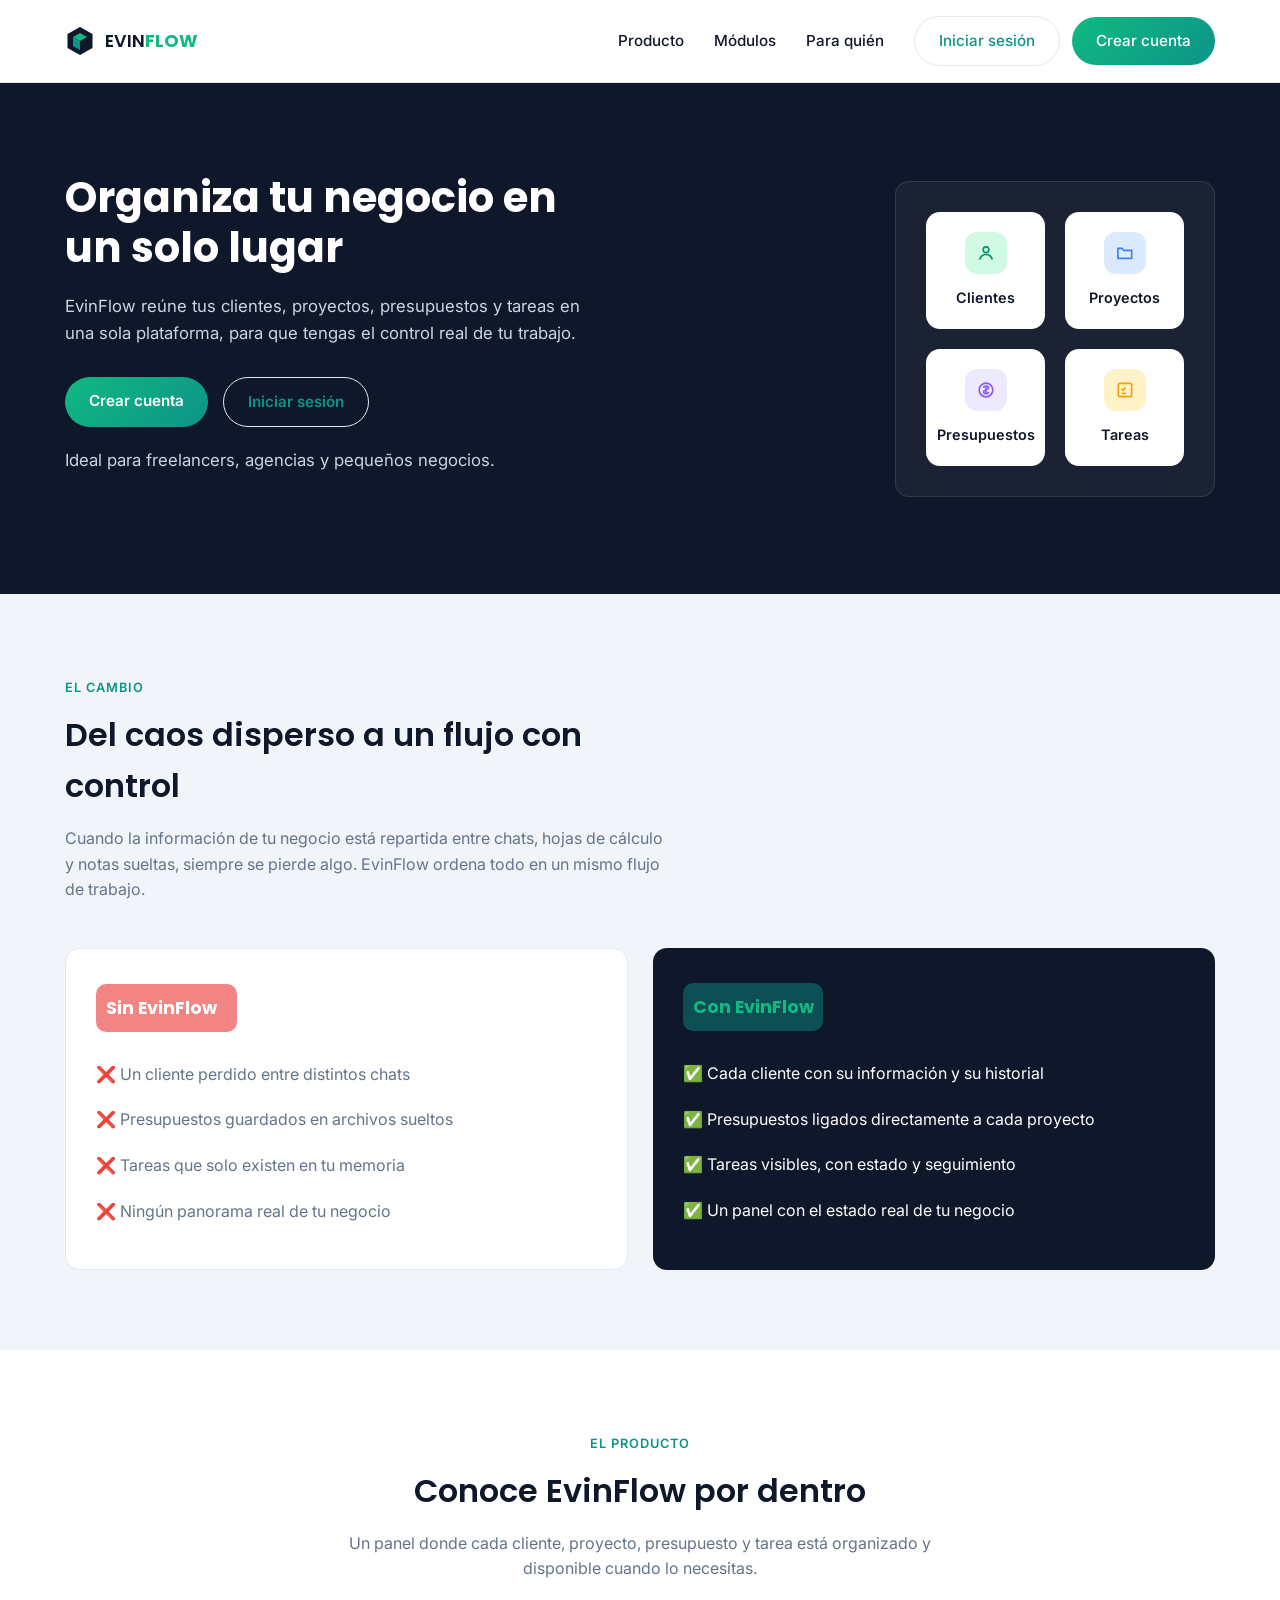
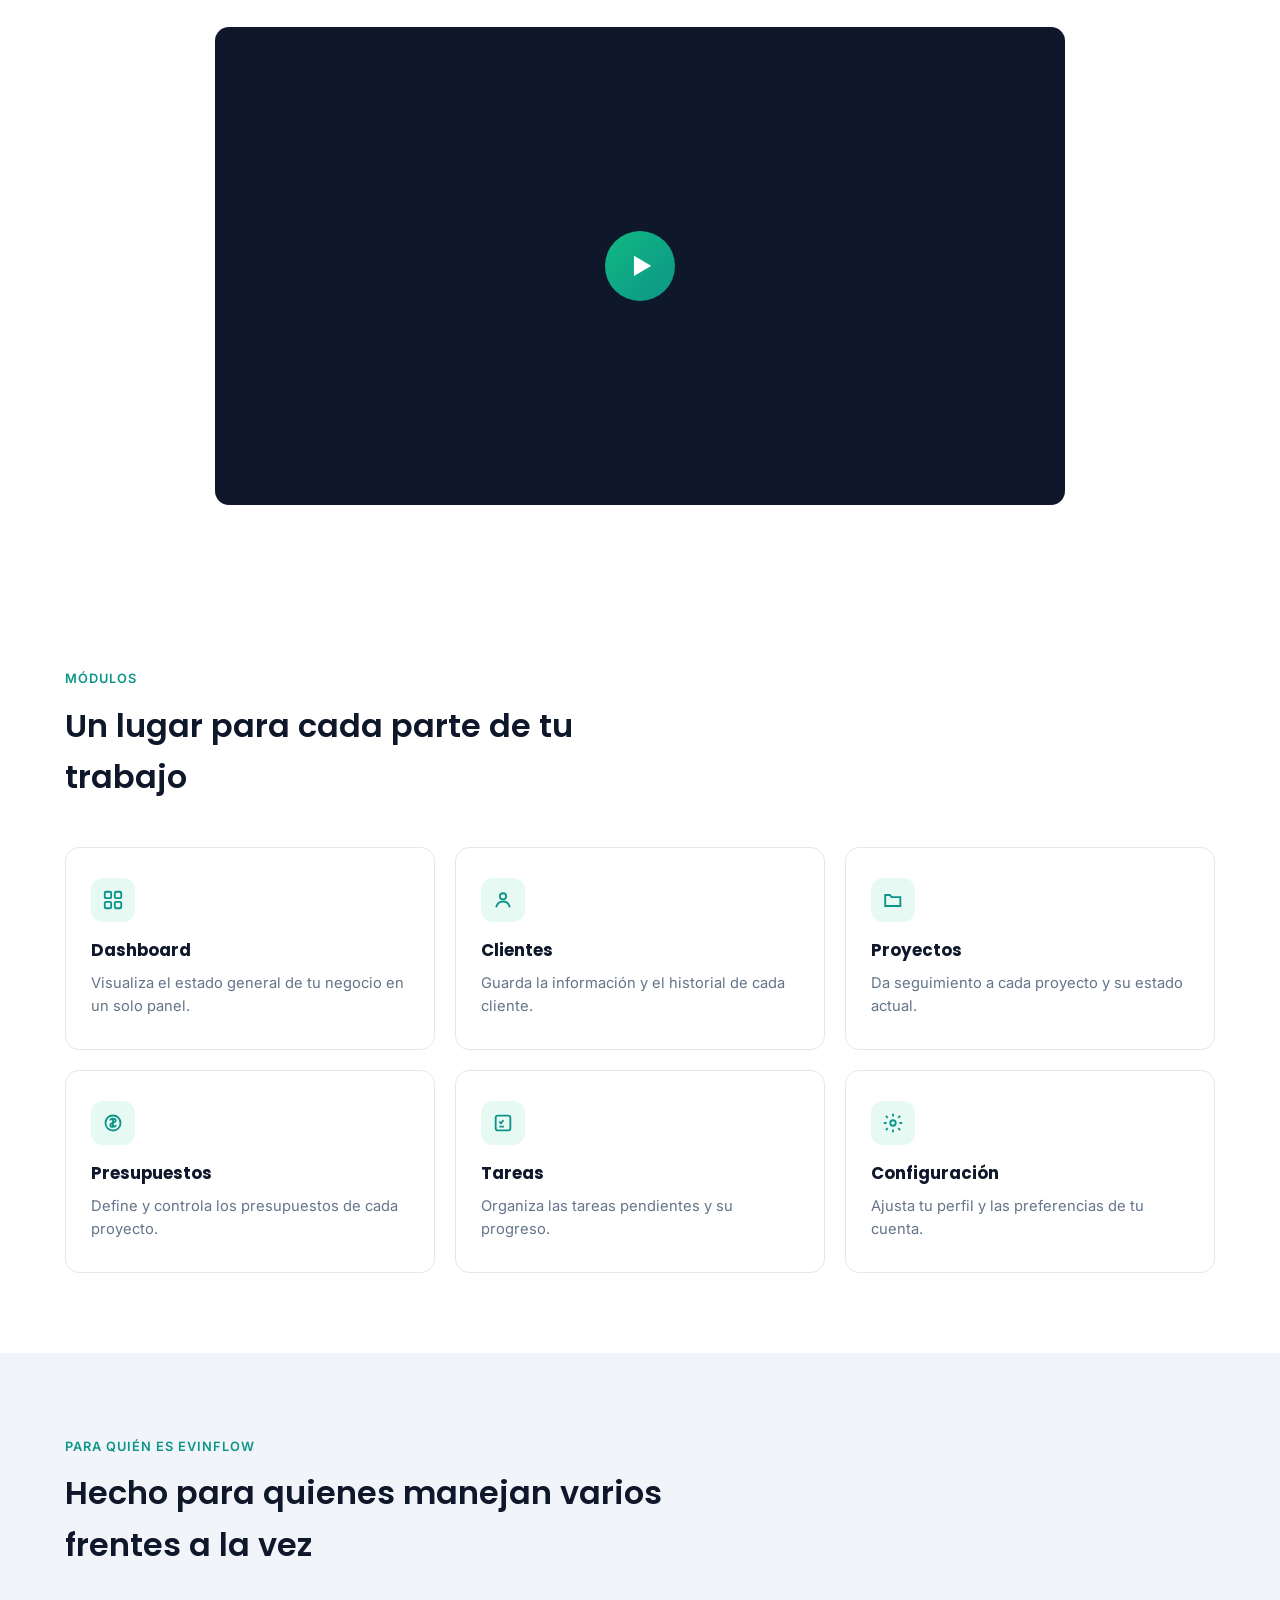
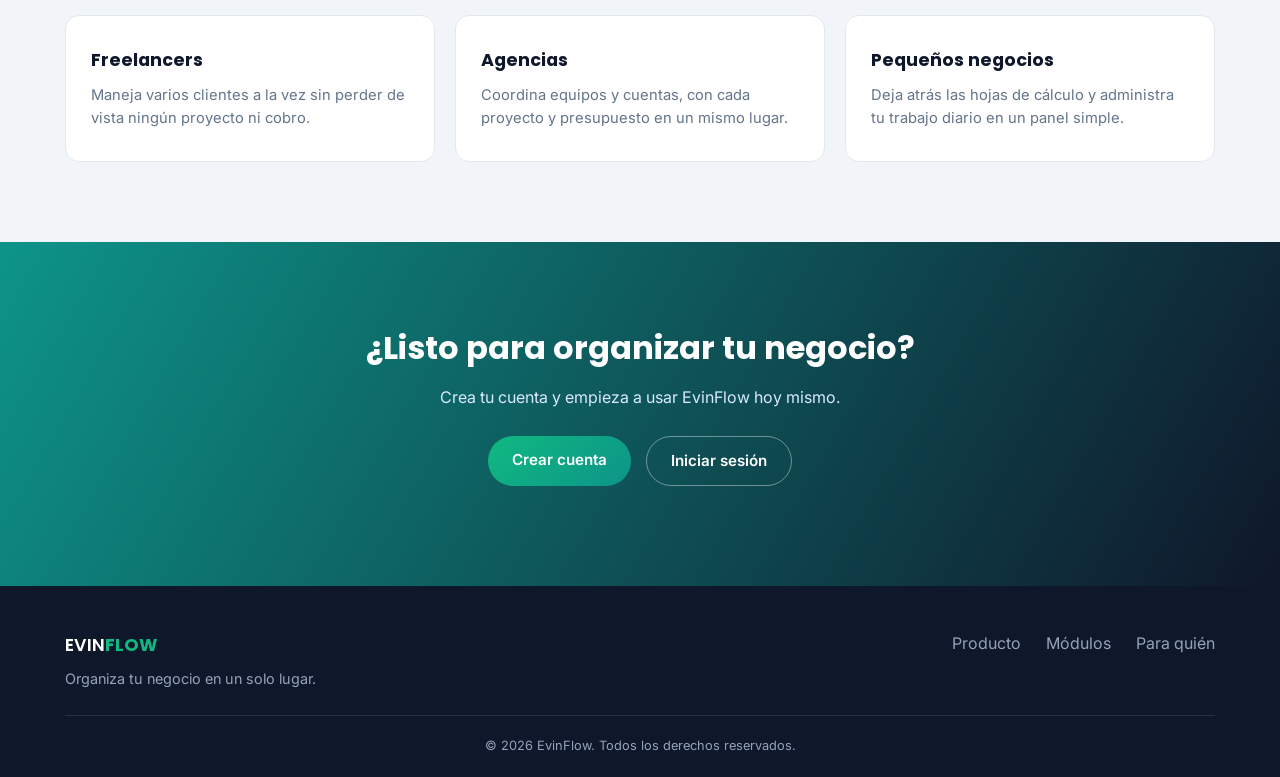
<file: index.html>
<!DOCTYPE html>
<html lang="es">
<head>
  <meta charset="UTF-8">
  <meta name="viewport" content="width=device-width, initial-scale=1.0">
  <title>EvinFlow - Organiza tu negocio en un solo lugar</title>
  <meta name="description" content="EvinFlow reúne clientes, proyectos, presupuestos y tareas en una sola plataforma.">

  <!-- Fuentes de Google Fonts -->
  <link rel="preconnect" href="https://fonts.googleapis.com">
  <link href="https://fonts.googleapis.com/css2?family=Poppins:wght@500;600;700&family=Inter:wght@400;500;600&display=swap" rel="stylesheet">

  <!-- Hoja de estilos -->
  <link rel="stylesheet" href="assets/css/landing.css">
</head>
<body>

  <!-- ===================== NAVBAR ===================== -->
  <header class="navbar" id="navbar">
    <div class="container navbar-content">

      <a href="#top" class="logo">
        <svg class="logo-icon" viewBox="0 0 60 60" fill="none" xmlns="http://www.w3.org/2000/svg">
          <polygon points="30,2 55,16 55,44 30,58 5,44 5,16" fill="#0F172A"/>
          <path d="M30 14 L44 22 L30 30 L16 22 Z" fill="#10B981"/>
          <path d="M16 22 L16 40 L30 48 L30 30 Z" fill="#0D9488"/>
        </svg>
        <span>EVIN<b>FLOW</b></span>
      </a>

      <nav class="nav-links" id="navLinks">
        <a href="#producto">Producto</a>
        <a href="#modulos">Módulos</a>
        <a href="#para-quien">Para quién</a>
        <div class="nav-buttons">
          <a href="pages/inicio_sesion/evinflow-login.html" class="btn btn-outline" target="_blank">Iniciar sesión</a>
          <a href="pages/registro/evinflow-registro.html" class="btn btn-primary" target="_blank">Crear cuenta</a>
        </div>
      </nav>

      <button class="menu-toggle" id="menuToggle" aria-label="Abrir menú">
        <span></span>
        <span></span>
        <span></span>
      </button>

    </div>
  </header>

  <main id="top">

    <!-- ===================== HERO ===================== -->
    <section class="hero">
      <div class="container hero-content">

        <div class="hero-text">
          <h1>Organiza tu negocio en un solo lugar</h1>
          <p>
            EvinFlow reúne tus clientes, proyectos, presupuestos y tareas en una
            sola plataforma, para que tengas el control real de tu trabajo.
          </p>

          <div class="hero-buttons">
            <a href="pages/registro/evinflow-registro.html" class="btn btn-primary" target="_blank">Crear cuenta</a>
            <a href="pages/inicio_sesion/evinflow-login.html" class="btn btn-outline" target="_blank">Iniciar sesión</a>
          </div>

          <p class="hero-note">Ideal para freelancers, agencias y pequeños negocios.</p>
        </div>

        <!-- Vista simple de los módulos, a modo de vista previa del producto -->
        <div class="hero-preview">
          <div class="preview-item">
            <span class="preview-icon icon-green">
              <svg viewBox="0 0 24 24" fill="none" stroke="currentColor" stroke-width="2"><circle cx="12" cy="8" r="3.4"/><path d="M4.5 20c1-4.2 4-6.4 7.5-6.4s6.5 2.2 7.5 6.4"/></svg>
            </span>
            <span>Clientes</span>
          </div>
          <div class="preview-item">
            <span class="preview-icon icon-blue">
              <svg viewBox="0 0 24 24" fill="none" stroke="currentColor" stroke-width="2"><path d="M3.5 6.5h5l2 2.4h9.5v9.6h-16.5z"/></svg>
            </span>
            <span>Proyectos</span>
          </div>
          <div class="preview-item">
            <span class="preview-icon icon-purple">
              <svg viewBox="0 0 24 24" fill="none" stroke="currentColor" stroke-width="2"><circle cx="12" cy="12" r="8.2"/><path d="M12 7.5v9M9 9.3c0-1.4 1.4-2 3-2s3 .8 3 2.1-1.4 1.9-3 2.4-3 1.1-3 2.4 1.4 2.1 3 2.1 3-.6 3-2"/></svg>
            </span>
            <span>Presupuestos</span>
          </div>
          <div class="preview-item">
            <span class="preview-icon icon-amber">
              <svg viewBox="0 0 24 24" fill="none" stroke="currentColor" stroke-width="2"><rect x="4" y="4" width="16" height="16" rx="2.4"/><path d="M8 10.5l1.8 1.8L12.5 9M8 16h5"/></svg>
            </span>
            <span>Tareas</span>
          </div>
        </div>

      </div>
    </section>

    <!-- ===================== DEL CAOS AL FLUJO ===================== -->
    <section class="section shift">
      <div class="container">

        <div class="section-title">
          <span class="eyebrow">El cambio</span>
          <h2>Del caos disperso a un flujo con control</h2>
          <p>
            Cuando la información de tu negocio está repartida entre chats,
            hojas de cálculo y notas sueltas, siempre se pierde algo.
            EvinFlow ordena todo en un mismo flujo de trabajo.
          </p>
        </div>

        <div class="shift-grid">

          <div class="shift-card shift-before">
            <h3 class="borone">Sin EvinFlow</h3>
            <ul>
              <li>❌ Un cliente perdido entre distintos chats</li>
              <li>❌ Presupuestos guardados en archivos sueltos</li>
              <li>❌ Tareas que solo existen en tu memoria</li>
              <li>❌ Ningún panorama real de tu negocio</li>
            </ul>
          </div>

          <div class="shift-card shift-after">
            <h3 class="bortwo">Con EvinFlow</h3>
            <ul>
              <li>✅ Cada cliente con su información y su historial</li>
              <li>✅ Presupuestos ligados directamente a cada proyecto</li>
              <li>✅ Tareas visibles, con estado y seguimiento</li>
              <li>✅ Un panel con el estado real de tu negocio</li>
            </ul>
          </div>

        </div>
      </div>
    </section>

    <!-- ===================== PRODUCTO ===================== -->
    <section class="section producto" id="producto">
      <div class="container">

        <div class="section-title center">
          <span class="eyebrow">El producto</span>
          <h2>Conoce EvinFlow por dentro</h2>
          <p>
            Un panel donde cada cliente, proyecto, presupuesto y tarea
            está organizado y disponible cuando lo necesitas.
          </p>
        </div>

        <!--
          Espacio reservado para el video demostrativo de EvinFlow.
          Para agregarlo, reemplaza este div por una etiqueta <video>
          o un <iframe> (por ejemplo, de YouTube o Vimeo).
        -->
        <div class="video-placeholder">
          <div class="play-button">▶</div>
        </div>

      </div>
    </section>

    <!-- ===================== MÓDULOS ===================== -->
    <section class="section" id="modulos">
      <div class="container">

        <div class="section-title">
          <span class="eyebrow">Módulos</span>
          <h2>Un lugar para cada parte de tu trabajo</h2>
        </div>

        <div class="modules-grid">

          <div class="module-card">
            <span class="module-icon"><svg viewBox="0 0 24 24" fill="none" stroke="currentColor" stroke-width="2"><rect x="3" y="3" width="7" height="7" rx="1.4"/><rect x="14" y="3" width="7" height="7" rx="1.4"/><rect x="3" y="14" width="7" height="7" rx="1.4"/><rect x="14" y="14" width="7" height="7" rx="1.4"/></svg></span>
            <h3>Dashboard</h3>
            <p>Visualiza el estado general de tu negocio en un solo panel.</p>
          </div>

          <div class="module-card">
            <span class="module-icon"><svg viewBox="0 0 24 24" fill="none" stroke="currentColor" stroke-width="2"><circle cx="12" cy="8" r="3.4"/><path d="M4.5 20c1-4.2 4-6.4 7.5-6.4s6.5 2.2 7.5 6.4"/></svg></span>
            <h3>Clientes</h3>
            <p>Guarda la información y el historial de cada cliente.</p>
          </div>

          <div class="module-card">
            <span class="module-icon"><svg viewBox="0 0 24 24" fill="none" stroke="currentColor" stroke-width="2"><path d="M3.5 6.5h5l2 2.4h9.5v9.6h-16.5z"/></svg></span>
            <h3>Proyectos</h3>
            <p>Da seguimiento a cada proyecto y su estado actual.</p>
          </div>

          <div class="module-card">
            <span class="module-icon"><svg viewBox="0 0 24 24" fill="none" stroke="currentColor" stroke-width="2"><circle cx="12" cy="12" r="8.2"/><path d="M12 7.5v9M9 9.3c0-1.4 1.4-2 3-2s3 .8 3 2.1-1.4 1.9-3 2.4-3 1.1-3 2.4 1.4 2.1 3 2.1 3-.6 3-2"/></svg></span>
            <h3>Presupuestos</h3>
            <p>Define y controla los presupuestos de cada proyecto.</p>
          </div>

          <div class="module-card">
            <span class="module-icon"><svg viewBox="0 0 24 24" fill="none" stroke="currentColor" stroke-width="2"><rect x="4" y="4" width="16" height="16" rx="2.4"/><path d="M8 10.5l1.8 1.8L12.5 9M8 16h5"/></svg></span>
            <h3>Tareas</h3>
            <p>Organiza las tareas pendientes y su progreso.</p>
          </div>

          <div class="module-card">
            <span class="module-icon"><svg viewBox="0 0 24 24" fill="none" stroke="currentColor" stroke-width="2"><circle cx="12" cy="12" r="3"/><path d="M12 2v3M12 19v3M4.2 4.2l2.1 2.1M17.7 17.7l2.1 2.1M2 12h3M19 12h3M4.2 19.8l2.1-2.1M17.7 6.3l2.1-2.1"/></svg></span>
            <h3>Configuración</h3>
            <p>Ajusta tu perfil y las preferencias de tu cuenta.</p>
          </div>

        </div>
      </div>
    </section>

    <!-- ===================== PARA QUIÉN ===================== -->
    <section class="section para-quien" id="para-quien">
      <div class="container">

        <div class="section-title">
          <span class="eyebrow">Para quién es EvinFlow</span>
          <h2>Hecho para quienes manejan varios frentes a la vez</h2>
        </div>

        <div class="audience-grid">

          <div class="audience-card">
            <h3>Freelancers</h3>
            <p>Maneja varios clientes a la vez sin perder de vista ningún proyecto ni cobro.</p>
          </div>

          <div class="audience-card">
            <h3>Agencias</h3>
            <p>Coordina equipos y cuentas, con cada proyecto y presupuesto en un mismo lugar.</p>
          </div>

          <div class="audience-card">
            <h3>Pequeños negocios</h3>
            <p>Deja atrás las hojas de cálculo y administra tu trabajo diario en un panel simple.</p>
          </div>

        </div>
      </div>
    </section>

    <!-- ===================== CTA FINAL ===================== -->
    <section class="section cta">
      <div class="container cta-content">
        <h2>¿Listo para organizar tu negocio?</h2>
        <p>Crea tu cuenta y empieza a usar EvinFlow hoy mismo.</p>
        <div class="hero-buttons">
          <a href="pages/registro/evinflow-registro.html" class="btn btn-primary" target="_top">Crear cuenta</a>
          <a href="pages/inicio_sesion/evinflow-login.html" class="btn btn-outline-light" target="_top">Iniciar sesión</a>
        </div>
      </div>
    </section>

  </main>

  <!-- ===================== FOOTER ===================== -->
  <footer class="footer">
    <div class="container footer-content">
      <div>
        <span class="logo-text">EVIN<b>FLOW</b></span>
        <p>Organiza tu negocio en un solo lugar.</p>
      </div>
      <div class="footer-links">
        <a href="#producto">Producto</a>
        <a href="#modulos">Módulos</a>
        <a href="#para-quien">Para quién</a>
      </div>
    </div>
    <p class="footer-bottom">© 2026 EvinFlow. Todos los derechos reservados.</p>
  </footer>

  <script src="js/landing.js"></script>
</body>
</html>
</file>
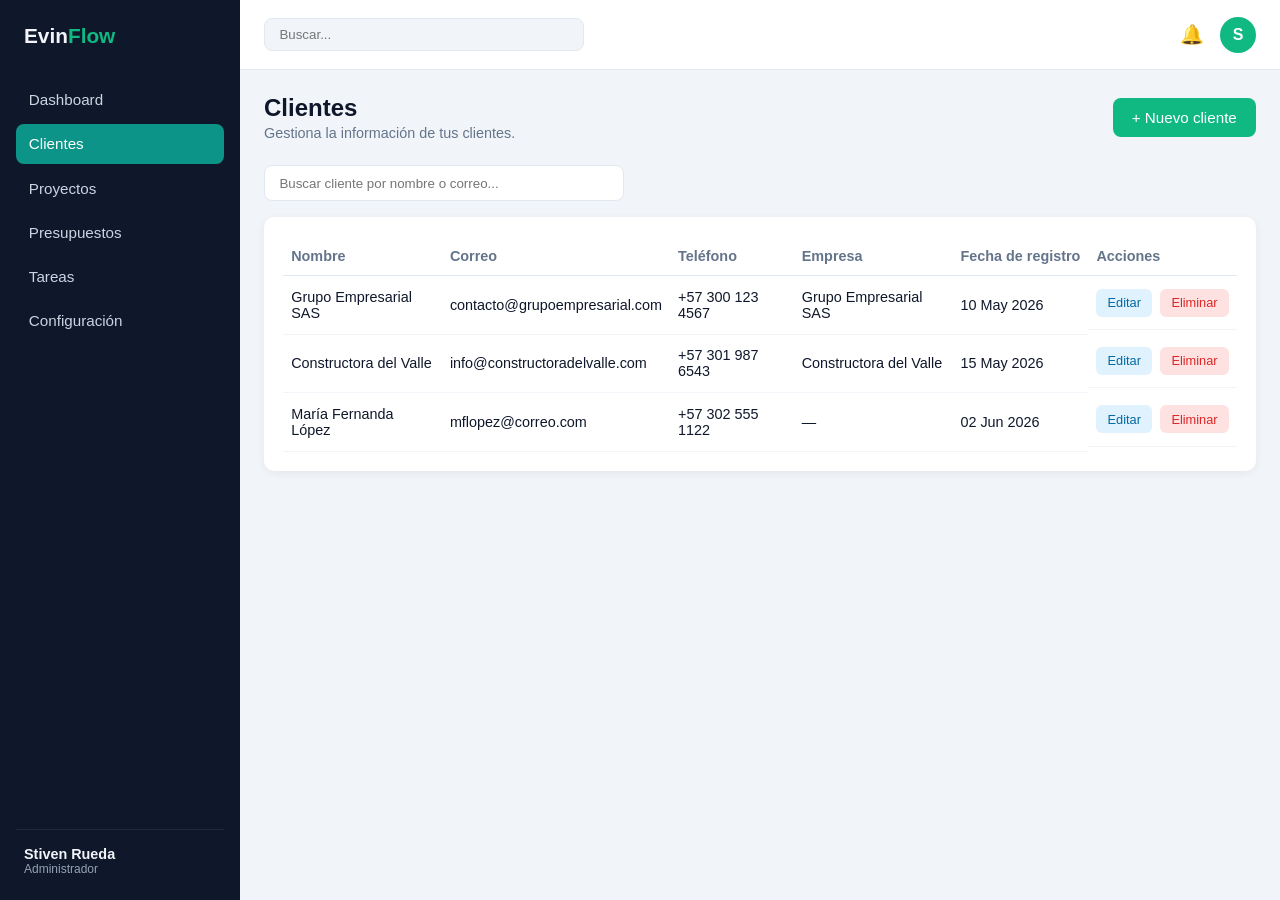
<file: pages/clientes/clientes.html>
<!DOCTYPE html>
<html lang="es">
<head>
<meta charset="UTF-8">
<meta name="viewport" content="width=device-width, initial-scale=1.0">
<title>EvinFlow - Clientes</title>
<link rel="stylesheet" href="clientes.css">
</head>
<body>

<div class="layout">

    <!-- SIDEBAR (igual al del dashboard) -->
    <aside class="sidebar" id="sidebar">
        <div class="logo">Evin<span>Flow</span></div>

        <nav class="nav-menu">
            <a href="../dashboard/dashboard.html" class="nav-item">Dashboard</a>
            <a href="clientes.html" class="nav-item activo">Clientes</a>
            <a href="../proyectos/proyectos.html" class="nav-item">Proyectos</a>
            <a href="../presupuesto/presupuestos.html" class="nav-item">Presupuestos</a>
            <a href="../tareas/tareas.html" class="nav-item">Tareas</a>
            <a href="/perfil/perfil.html" class="nav-item">Configuración</a>
        </nav>

        <div class="sidebar-usuario">
            <p class="nombre">Stiven Rueda</p>
            <p class="rol">Administrador</p>
        </div>
    </aside>

    <!-- TOPBAR -->
    <header class="topbar">
        <button class="menu-toggle" id="menuToggle">☰</button>
        <input type="text" class="buscador" placeholder="Buscar...">
        <div class="topbar-derecha">
            <span class="icono">🔔</span>
            <div class="avatar">S</div>
        </div>
    </header>

    <!-- CONTENIDO -->
    <main class="contenido">

        <div class="encabezado-pagina">
            <div>
            <h1>Clientes</h1>
            <p>Gestiona la información de tus clientes.</p>
            </div>

        <button class="btn-primario" id="btnNuevoCliente">+ Nuevo cliente</button>
        </div>

        <!-- BARRA DE BUSQUEDA-->
        <div class="barra-tabla">
            <input type="text" id="buscadorClientes" class="input-busqueda" placeholder="Buscar cliente por nombre o correo...">
        </div>

        <!-- TABLA DE CLINTES -->
        <div class="panel">
            <table class="tabla-datos">
                <thead>
                    <tr>
                        <th>Nombre</th>
                        <th>Correo</th>
                        <th>Teléfono</th>
                        <th>Empresa</th>
                        <th>Fecha de registro</th>
                        <th>Acciones</th>
                    </tr>
                </thead>

                <!--
                    Este <tbody> ahora se llena con JavaScript (ver clientes.js).
                    Los 3 clientes de ejemplo que antes estaban escritos aquí a
                    mano ahora viven en un arreglo dentro de clientes.js, y una
                    función se encarga de dibujarlos. Por eso queda vacío.
                -->
                <tbody id="tablaClientesBody"></tbody>
            </table>
            <p class="mensaje-vacio oculto" id="mensajeSinClientes">
                
            </p>
        </div>

    </main>

    <div class="overlay-formulario oculto" id="formularioCliente">
        <div class="caja-formulario">
            <h2 id="tituloFormulario">Nuevo cliente</h2>

            <form id="formCliente">
                <div class="campo">
                    <label for="nombreCliente">Nombre</label>
                    <input type="text" id="nombreCliente" name="nombre" required>
                </div>

                <div class="campo">
                    <label for="correoCliente">Correo</label>
                    <input type="email" id="correoCliente" name="correo" required>
                </div>

                <div class="campo">
                    <label for="telefonoCliente">Teléfono</label>
                    <input type="tel" id="telefonoCliente" name="telefono" required>
                </div>

                <div class="campo">
                    <label for="empresaCliente">Empresa (opcional)</label>
                    <input type="text" id="empresaCliente" name="empresa">
                </div>

                <div class="botones-formulario">
                    <button type="button" class="btn-secundario" id="btnCancelarCliente">Cancelar</button>
                    <button type="submit" class="btn-primario">Guardar cliente</button>
                </div>
            </form>
        </div>
    </div>

</div>

<script src="clientes.js"></script>

</body>
</html>
</file>
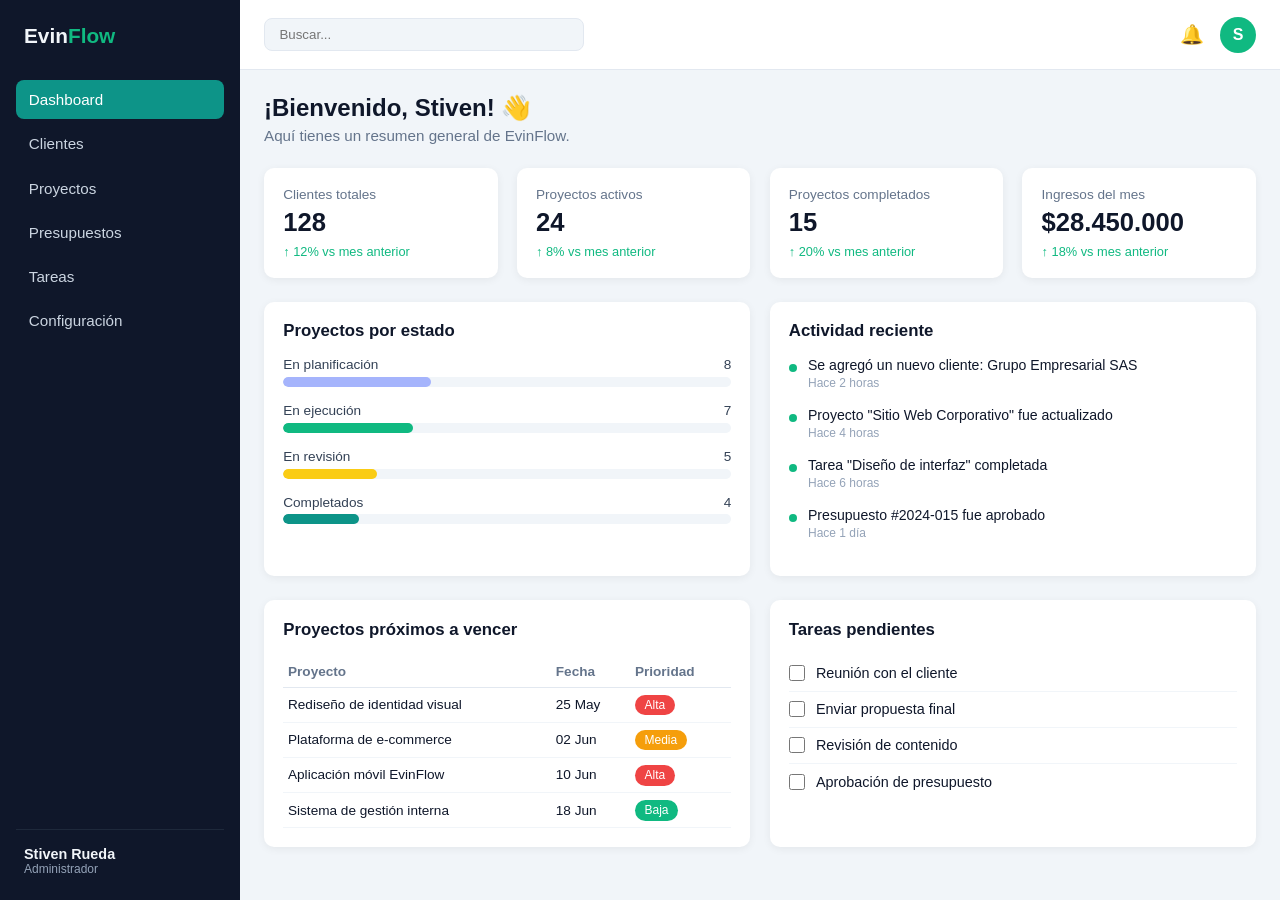
<file: pages/dashboard/dashboard.html>
<!DOCTYPE html>
<html lang="es">
<head>
<meta charset="UTF-8">
<meta name="viewport" content="width=device-width, initial-scale=1.0">
<title>EvinFlow - Dashboard</title>
<link rel="stylesheet" href="dashboard.css">
</head>
<body>

<div class="layout">

    <!-- SIDEBAR -->
    <aside class="sidebar" id="sidebar">
        <div class="logo">Evin<span>Flow</span></div>

        <nav class="nav-menu">
            <a href="dashboard.html" class="nav-item activo">Dashboard</a>
            <a href="../Clientes/clientes.html" class="nav-item">Clientes</a>
            <a href="../proyectos/proyectos.html" class="nav-item">Proyectos</a>
            <a href="../presupuesto/presupuestos.html" class="nav-item">Presupuestos</a>
            <a href="../tareas/tareas.html" class="nav-item">Tareas</a>
            <a href="../perfil/perfil.html" class="nav-item">Configuración</a>
        </nav>

        <div class="sidebar-usuario">
            <p class="nombre">Stiven Rueda</p>
            <p class="rol">Administrador</p>
        </div>
    </aside>

    <!-- TOPBAR -->
    <header class="topbar">
        <button class="menu-toggle" id="menuToggle">☰</button>
        <input type="text" class="buscador" placeholder="Buscar...">
        <div class="topbar-derecha">
            <span class="icono">🔔</span>
            <div class="avatar">S</div>
        </div>
    </header>

    <!-- CONTENIDO -->
    <main class="contenido">

        <div class="bienvenida">
            <h1>¡Bienvenido, Stiven! 👋</h1>
            <p>Aquí tienes un resumen general de EvinFlow.</p>
        </div>

        <!-- TARJETAS DE METRICAS -->
        <section class="metricas">
            <div class="tarjeta-metrica">
                <p class="metrica-label">Clientes totales</p>
                <p class="metrica-num">128</p>
                <p class="metrica-cambio positivo">↑ 12% vs mes anterior</p>
            </div>
            <div class="tarjeta-metrica">
                <p class="metrica-label">Proyectos activos</p>
                <p class="metrica-num">24</p>
                <p class="metrica-cambio positivo">↑ 8% vs mes anterior</p>
            </div>
            <div class="tarjeta-metrica">
                <p class="metrica-label">Proyectos completados</p>
                <p class="metrica-num">15</p>
                <p class="metrica-cambio positivo">↑ 20% vs mes anterior</p>
            </div>
            <div class="tarjeta-metrica">
                <p class="metrica-label">Ingresos del mes</p>
                <p class="metrica-num">$28.450.000</p>
                <p class="metrica-cambio positivo">↑ 18% vs mes anterior</p>
            </div>
        </section>

        <!-- PROYECTOS POR ESTADO + ACTIVIDAD RECIENTE -->
        <section class="fila-doble">

            <div class="panel">
                <h2>Proyectos por estado</h2>

                <div class="barra-estado">
                    <div class="barra-info">
                        <span>En planificación</span>
                        <span>8</span>
                    </div>
                    <div class="barra-fondo">
                        <div class="barra-relleno" style="width: 33%; background-color:#a5b4fc;"></div>
                    </div>
                </div>

                <div class="barra-estado">
                    <div class="barra-info">
                        <span>En ejecución</span>
                        <span>7</span>
                    </div>
                    <div class="barra-fondo">
                        <div class="barra-relleno" style="width: 29%; background-color:#10b981;"></div>
                    </div>
                </div>

                <div class="barra-estado">
                    <div class="barra-info">
                        <span>En revisión</span>
                        <span>5</span>
                    </div>
                    <div class="barra-fondo">
                        <div class="barra-relleno" style="width: 21%; background-color:#facc15;"></div>
                    </div>
                </div>

                <div class="barra-estado">
                    <div class="barra-info">
                        <span>Completados</span>
                        <span>4</span>
                    </div>
                    <div class="barra-fondo">
                        <div class="barra-relleno" style="width: 17%; background-color:#0d9488;"></div>
                    </div>
                </div>
            </div>

            <div class="panel">
                <h2>Actividad reciente</h2>
                <ul class="lista-actividad">
                    <li>
                        <span class="punto-actividad"></span>
                        <div>
                            <p>Se agregó un nuevo cliente: Grupo Empresarial SAS</p>
                            <span class="fecha-actividad">Hace 2 horas</span>
                        </div>
                    </li>
                    <li>
                        <span class="punto-actividad"></span>
                        <div>
                            <p>Proyecto "Sitio Web Corporativo" fue actualizado</p>
                            <span class="fecha-actividad">Hace 4 horas</span>
                        </div>
                    </li>
                    <li>
                        <span class="punto-actividad"></span>
                        <div>
                            <p>Tarea "Diseño de interfaz" completada</p>
                            <span class="fecha-actividad">Hace 6 horas</span>
                        </div>
                    </li>
                    <li>
                        <span class="punto-actividad"></span>
                        <div>
                            <p>Presupuesto #2024-015 fue aprobado</p>
                            <span class="fecha-actividad">Hace 1 día</span>
                        </div>
                    </li>
                </ul>
            </div>

        </section>

        <!-- PROYECTOS PROXIMOS + TAREAS PENDIENTES -->
        <section class="fila-doble">

            <div class="panel">
                <h2>Proyectos próximos a vencer</h2>
                <table class="tabla-proyectos">
                    <thead>
                        <tr>
                            <th>Proyecto</th>
                            <th>Fecha</th>
                            <th>Prioridad</th>
                        </tr>
                    </thead>
                    <tbody>
                        <tr>
                            <td>Rediseño de identidad visual</td>
                            <td>25 May</td>
                            <td><span class="etiqueta alta">Alta</span></td>
                        </tr>
                        <tr>
                            <td>Plataforma de e-commerce</td>
                            <td>02 Jun</td>
                            <td><span class="etiqueta media">Media</span></td>
                        </tr>
                        <tr>
                            <td>Aplicación móvil EvinFlow</td>
                            <td>10 Jun</td>
                            <td><span class="etiqueta alta">Alta</span></td>
                        </tr>
                        <tr>
                            <td>Sistema de gestión interna</td>
                            <td>18 Jun</td>
                            <td><span class="etiqueta baja">Baja</span></td>
                        </tr>
                    </tbody>
                </table>
            </div>

            <div class="panel">
                <h2>Tareas pendientes</h2>
                <ul class="lista-tareas">
                    <li>
                        <input type="checkbox">
                        <span>Reunión con el cliente</span>
                    </li>
                    <li>
                        <input type="checkbox">
                        <span>Enviar propuesta final</span>
                    </li>
                    <li>
                        <input type="checkbox">
                        <span>Revisión de contenido</span>
                    </li>
                    <li>
                        <input type="checkbox">
                        <span>Aprobación de presupuesto</span>
                    </li>
                </ul>
            </div>

        </section>

    </main>

</div>

<script>
    const toggle = document.getElementById("menuToggle");
    const sidebar = document.getElementById("sidebar");

    toggle.addEventListener("click", function () {
        sidebar.classList.toggle("activo");
    });
</script>

</body>
</html>
</file>
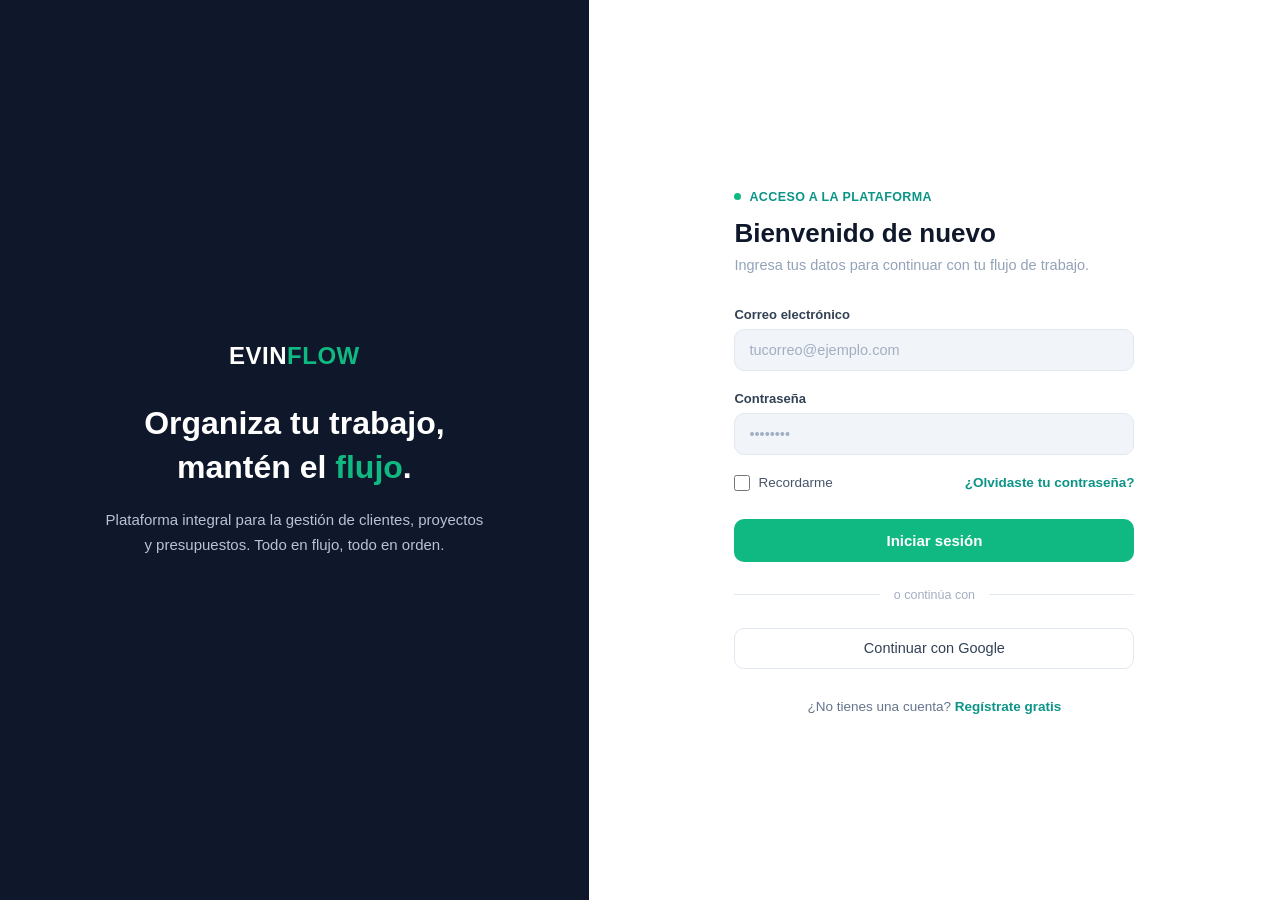
<file: pages/inicio_sesion/evinflow-login.html>
<!DOCTYPE html>
<html lang="es">
<head>
<meta charset="UTF-8">
<meta name="viewport" content="width=device-width, initial-scale=1.0">
<title>EvinFlow · Iniciar sesión</title>
<link rel="stylesheet" href="evinflow-login.css">
</head>
<body>

  <!-- ================= PANEL IZQUIERDO — MARCA ================= -->
  <aside class="panel-marca">
    <div class="logo-fila">
      <span class="logo-texto">EVIN<span>FLOW</span></span>
    </div>

    <div class="marca-centro">
      <h1>Organiza tu trabajo,<br>mantén el <span class="acento">flujo</span>.</h1>
      <p>Plataforma integral para la gestión de clientes, proyectos y presupuestos. Todo en flujo, todo en orden.</p>
    </div>
  </aside>

  <!-- ================= PANEL DERECHO — FORMULARIO ================= -->
  <main class="panel-form">
    <div class="form-caja">
      <span class="form-one">Acceso a la plataforma</span>
      <h2>Bienvenido de nuevo</h2>
      <p class="subtitulo">Ingresa tus datos para continuar con tu flujo de trabajo.</p>

      <form>
        <div class="campo">
          <label for="email">Correo electrónico</label>
          <input type="email" id="email" name="email" placeholder="tucorreo@ejemplo.com" required>
        </div>

        <div class="campo">
          <label for="clave">Contraseña</label>
          <input type="password" id="clave" name="clave" placeholder="••••••••" required>
        </div>

        <div class="fila-opciones">
          <label class="recordarme">
            <input type="checkbox" name="recordarme">
            Recordarme
          </label>
          <a href="#" class="enlace-clave">¿Olvidaste tu contraseña?</a>
        </div>

        <button type="submit" class="btn-principal">Iniciar sesión</button>

        <div class="separador">o continúa con</div>

        <button type="button" class="btn-google">Continuar con Google</button>
      </form>

      <p class="registro">¿No tienes una cuenta? <a href="../registro/evinflow-registro.html">Regístrate gratis</a></p>
    </div>
  </main>

</body>
</html>
</file>
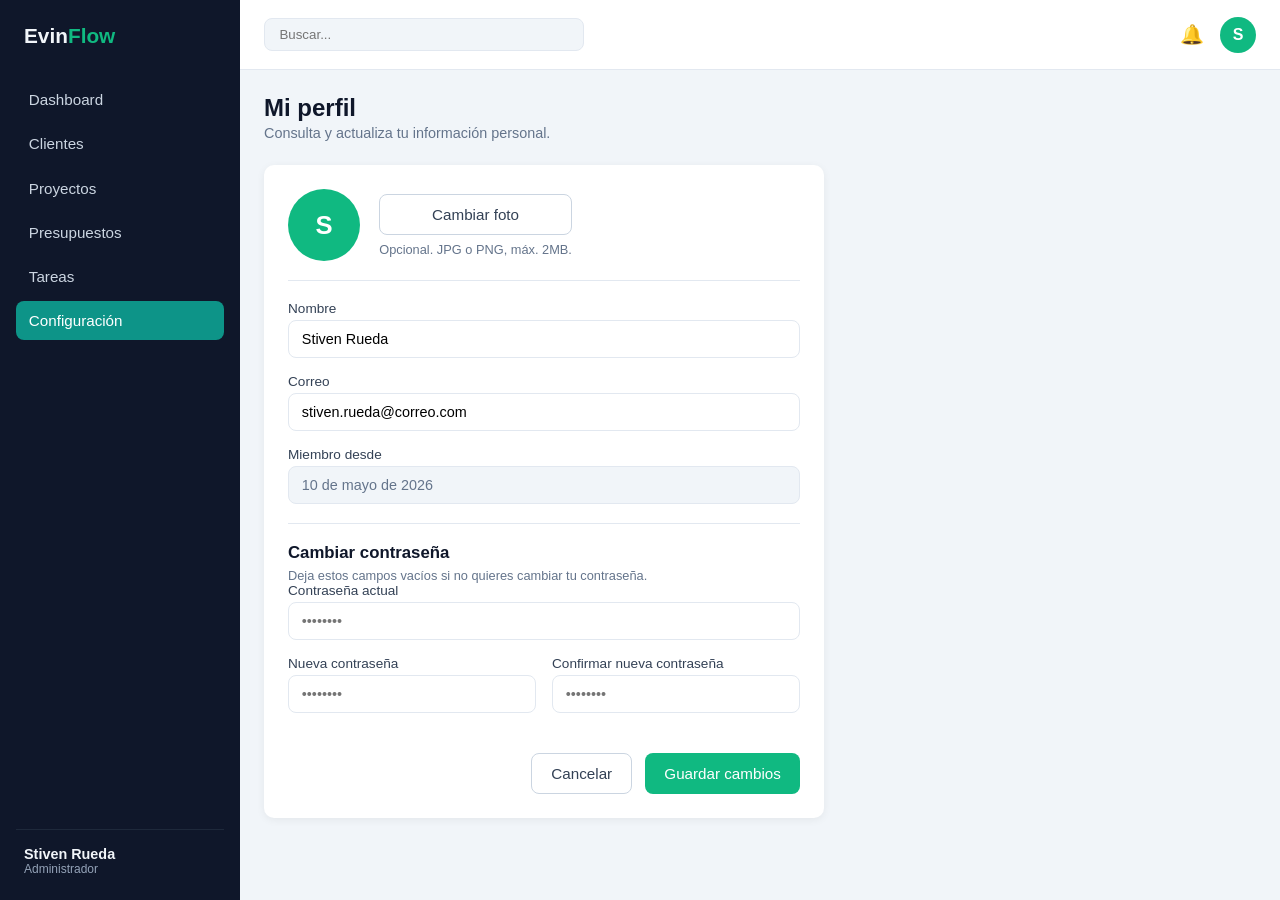
<file: pages/perfil/perfil.html>
<!DOCTYPE html>
<html lang="es">
<head>
<meta charset="UTF-8">
<meta name="viewport" content="width=device-width, initial-scale=1.0">
<title>EvinFlow - Perfil</title>
<link rel="stylesheet" href="perfil.css">
</head>
<body>

<div class="layout">

    <!-- SIDEBAR (igual al del resto de páginas) -->
    <aside class="sidebar" id="sidebar">
        <div class="logo">Evin<span>Flow</span></div>

        <nav class="nav-menu">
            <a href="../dashboard/dashboard.html" class="nav-item">Dashboard</a>
            <a href="../Clientes/clientes.html" class="nav-item">Clientes</a>
            <a href="../proyectos/proyectos.html" class="nav-item">Proyectos</a>
            <a href="../presupuesto/presupuestos.html" class="nav-item">Presupuestos</a>
            <a href="../tareas/tareas.html" class="nav-item">Tareas</a>
            <a href="perfil.html" class="nav-item activo">Configuración</a>
        </nav>

        <div class="sidebar-usuario">
            <p class="nombre">Stiven Rueda</p>
            <p class="rol">Administrador</p>
        </div>
    </aside>

    <!-- TOPBAR -->
    <header class="topbar">
        <button class="menu-toggle" id="menuToggle">☰</button>
        <input type="text" class="buscador" placeholder="Buscar...">
        <div class="topbar-derecha">
            <span class="icono">🔔</span>
            <div class="avatar">S</div>
        </div>
    </header>

    <!-- CONTENIDO -->
    <main class="contenido">

        <div class="encabezado-pagina">
            <div>
                <h1>Mi perfil</h1>
                <p>Consulta y actualiza tu información personal.</p>
            </div>
        </div>

        <div class="panel panel-perfil">

            <!-- FOTO DE PERFIL (OPCIONAL) -->
            <div class="bloque-foto">
            
                <div class="foto-perfil" id="fotoPerfil">S</div>

                <div class="acciones-foto">
                    
                    <button type="button" class="btn-secundario" id="btnCambiarFoto">Cambiar foto</button>
                    <p class="texto-ayuda">Opcional. JPG o PNG, máx. 2MB.</p>
                </div>
            </div>

            <hr class="separador">

            <!-- FORMULARIO DE DATOS BASICOS -->
            <form id="formPerfil">

                <div class="campo">
                    <label for="nombreUsuario">Nombre</label>
                    <input type="text" id="nombreUsuario" name="nombre" value="Stiven Rueda" required>
                </div>

                <div class="campo">
                    <label for="correoUsuario">Correo</label>
                    <input type="email" id="correoUsuario" name="correo" value="stiven.rueda@correo.com" required>
                </div>

                <div class="campo">
                    <label for="fechaRegistroUsuario">Miembro desde</label>
                    <input type="text" id="fechaRegistroUsuario" value="10 de mayo de 2026" disabled>
                </div>

                <hr class="separador">

                <h2 class="subtitulo-seccion">Cambiar contraseña</h2>
                <p class="texto-ayuda">Deja estos campos vacíos si no quieres cambiar tu contraseña.</p>

                <div class="campo">
                    <label for="contrasenaActual">Contraseña actual</label>
                    <input type="password" id="contrasenaActual" name="contrasenaActual" placeholder="••••••••">
                </div>

                <div class="fila-campos">
                    <div class="campo">
                        <label for="contrasenaNueva">Nueva contraseña</label>
                        <input type="password" id="contrasenaNueva" name="contrasenaNueva" placeholder="••••••••">
                    </div>

                    <div class="campo">
                        <label for="confirmarContrasenaNueva">Confirmar nueva contraseña</label>
                        <input type="password" id="confirmarContrasenaNueva" name="confirmarContrasenaNueva" placeholder="••••••••">
                    </div>
                </div>

                <p class="mensaje-error oculto" id="errorContrasena">Las contraseñas nuevas no coinciden.</p>

                <div class="botones-formulario">
                    <button type="button" class="btn-secundario" id="btnCancelarPerfil">Cancelar</button>

                    <button type="submit" class="btn-primario">Guardar cambios</button>
                </div>

            </form>

        </div>

    </main>

</div>

</body>
</html>
</file>
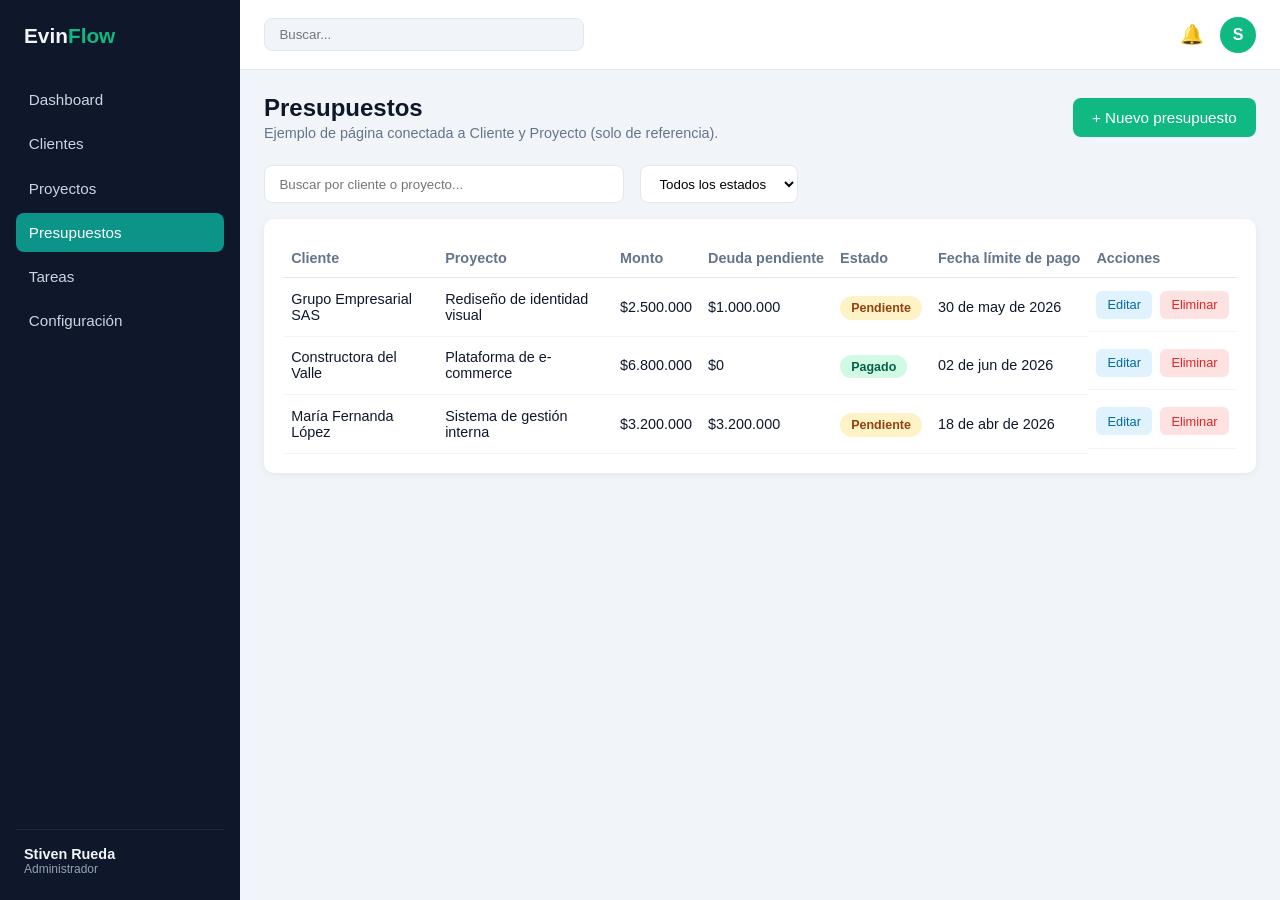
<file: pages/presupuesto/presupuestos.html>
<!DOCTYPE html>
<html lang="es">
<head>
<meta charset="UTF-8">
<meta name="viewport" content="width=device-width, initial-scale=1.0">
<title>EvinFlow - Presupuestos</title>
<link rel="stylesheet" href="presupuestos.css">
</head>
<body>

<div class="layout">

    <!-- SIDEBAR (igual al resto de páginas) -->
    <aside class="sidebar" id="sidebar">
        <div class="logo">Evin<span>Flow</span></div>

        <nav class="nav-menu">
            <a href="../dashboard/dashboard.html" class="nav-item">Dashboard</a>
            <a href="../Clientes/clientes.html" class="nav-item">Clientes</a>
            <a href="../proyectos/proyectos.html" class="nav-item">Proyectos</a>
            <a href="presupuestos.html" class="nav-item activo">Presupuestos</a>
            <a href="../tareas/tareas.html" class="nav-item">Tareas</a>
            <a href="../perfil/perfil.html" class="nav-item">Configuración</a>
        </nav>

        <div class="sidebar-usuario">
            <p class="nombre">Stiven Rueda</p>
            <p class="rol">Administrador</p>
        </div>
    </aside>

    <!-- TOPBAR -->
    <header class="topbar">
        <button class="menu-toggle" id="menuToggle">☰</button>
        <input type="text" class="buscador" placeholder="Buscar...">
        <div class="topbar-derecha">
            <span class="icono">🔔</span>
            <div class="avatar">S</div>
        </div>
    </header>

    <!-- CONTENIDO -->
    <main class="contenido">

        <div class="encabezado-pagina">
            <div>
                <h1>Presupuestos</h1>
                <p>Ejemplo de página conectada a Cliente y Proyecto (solo de referencia).</p>
            </div>
            <button class="btn-primario" id="btnNuevoPresupuesto">+ Nuevo presupuesto</button>
        </div>

        <!-- BARRA DE BUSQUEDA Y FILTRO -->
        <div class="barra-tabla">
            <input type="text" id="buscadorPresupuestos" class="input-busqueda" placeholder="Buscar por cliente o proyecto...">
            <select id="filtroEstadoPago" class="selector-filtro">
                <option value="todos">Todos los estados</option>
                <option value="pagado">Pagado</option>
                <option value="pendiente">Pendiente</option>
                <option value="vencido">Vencido</option>
            </select>
        </div>

        <!-- TABLA DE PRESUPUESTOS -->
        <div class="panel">
            <table class="tabla-datos">
                <thead>
                    <tr>
                        <th>Cliente</th>
                        <th>Proyecto</th>
                        <th>Monto</th>
                        <th>Deuda pendiente</th>
                        <th>Estado</th>
                        <th>Fecha límite de pago</th>
                        <th>Acciones</th>
                    </tr>
                </thead>
                <!--
                    Este <tbody> se llena con JavaScript (ver presupuestos.js).
                    Los 3 presupuestos de ejemplo ahora viven en un arreglo
                    dentro de presupuestos.js.
                -->
                <tbody id="tablaPresupuestosBody"></tbody>
            </table>

            <p class="mensaje-vacio oculto" id="mensajeSinPresupuestos">
            </p>
        </div>

    </main>

    <!--
        Formulario de "Nuevo presupuesto" / "Editar presupuesto", integrado
        directamente aquí (todo en un solo archivo HTML, igual que
        Clientes y Proyectos).
    -->
    <div class="overlay-formulario oculto" id="formularioPresupuesto">
        <div class="caja-formulario">
            <h2 id="tituloFormularioPresupuesto">Nuevo presupuesto</h2>

            <form id="formPresupuesto">
                <div class="campo">
                    <label for="proyectoPresupuesto">Proyecto</label>
                    <!-- Las opciones se generan con JS (cargarOpcionesProyecto), a partir de proyectosDisponibles. -->
                    <select id="proyectoPresupuesto" name="proyectoId" required>
                        <option value="">Selecciona un proyecto</option>
                    </select>
                </div>

                <div class="campo">
                    <label for="clienteAsociado">Cliente asociado</label>
                    <!-- Se completa solo al elegir un proyecto arriba. -->
                    <input type="text" id="clienteAsociado" disabled placeholder="Se completa según el proyecto elegido">
                </div>

                <div class="fila-campos">
                    <div class="campo">
                        <label for="montoPresupuesto">Monto total</label>
                        <input type="number" id="montoPresupuesto" name="monto" min="0" required>
                    </div>

                    <div class="campo">
                        <label for="abonoPresupuesto">Abono realizado</label>
                        <input type="number" id="abonoPresupuesto" name="abono" min="0" required>
                    </div>
                </div>

                <div class="campo">
                    <label for="deudaPresupuesto">Deuda pendiente</label>
                    <!-- Se calcula sola: monto - abono. El usuario no la escribe. -->
                    <input type="text" id="deudaPresupuesto" disabled placeholder="Se calcula automáticamente">
                </div>

                <div class="campo">
                    <label for="estadoPresupuesto">Estado</label>
                    <!-- Se calcula solo: deuda > 0 -> Pendiente, deuda = 0 -> Pagado. -->
                    <input type="text" id="estadoPresupuesto" disabled placeholder="Se calcula automáticamente">
                </div>

                <!-- Mensaje de error simple (ej: abono mayor al monto). Empieza oculto. -->
                <p class="mensaje-error oculto" id="errorPresupuesto"></p>

                <div class="campo">
                    <label for="fechaLimitePago">Fecha límite de pago</label>
                    <input type="date" id="fechaLimitePago" name="fechaLimitePago" required>
                </div>

                <div class="campo">
                    <label for="notasPresupuesto">Información adicional</label>
                    <textarea id="notasPresupuesto" name="notasAdicionales" rows="3" placeholder="Notas, condiciones de pago, abonos previos, etc."></textarea>
                </div>

                <div class="botones-formulario">
                    <button type="button" class="btn-secundario" id="btnCancelarPresupuesto">Cancelar</button>
                    <button type="submit" class="btn-primario">Guardar presupuesto</button>
                </div>
            </form>
        </div>
    </div>

</div>

<script src="presupuestos.js"></script>

</body>
</html>
</file>
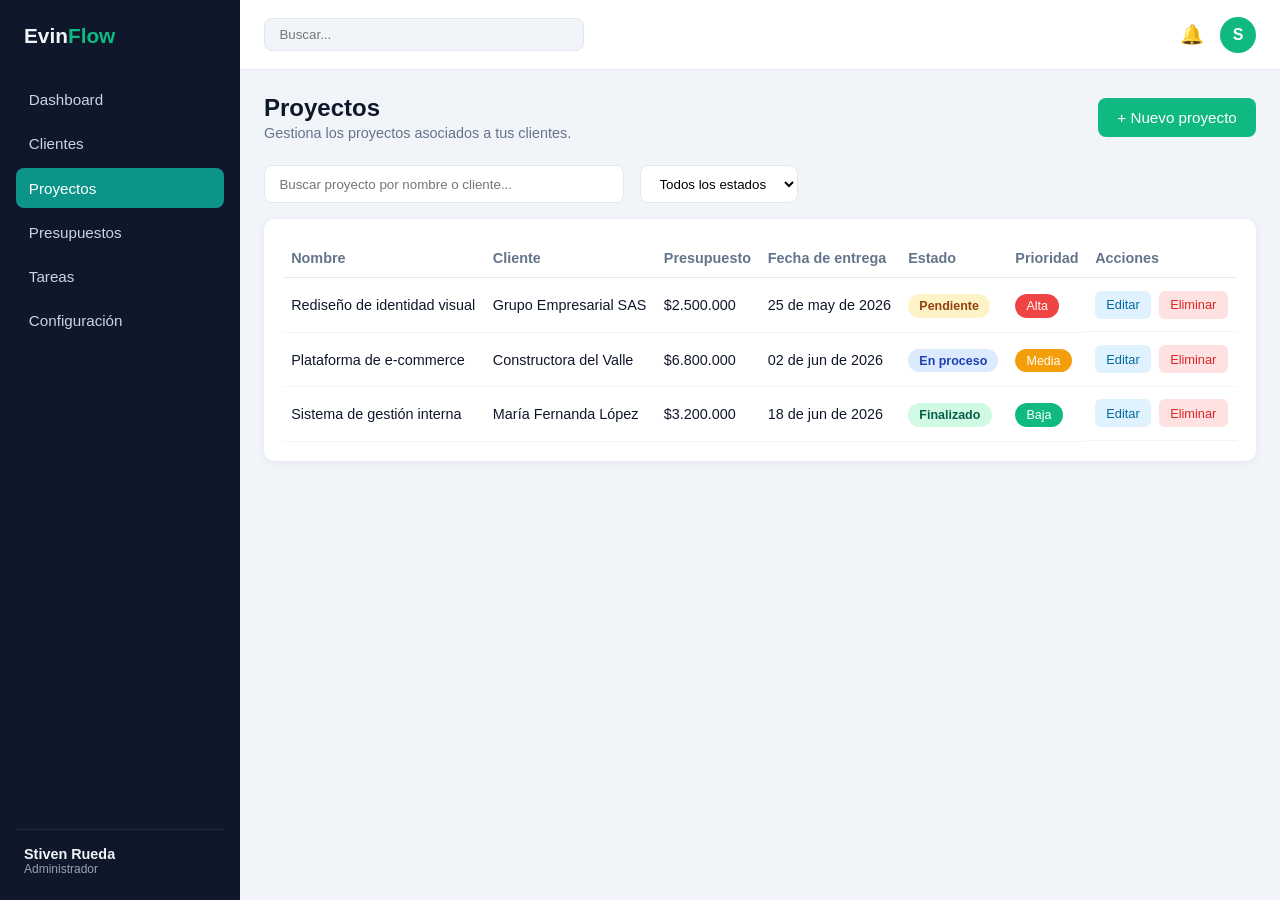
<file: pages/Proyectos/proyectos.html>
<!DOCTYPE html>
<html lang="es">
<head>
<meta charset="UTF-8">
<meta name="viewport" content="width=device-width, initial-scale=1.0">
<title>EvinFlow - Proyectos</title>
<link rel="stylesheet" href="proyectos.css">
</head>
<body>

<div class="layout">

    <!-- SIDEBAR (igual al del dashboard y clientes) -->
    <aside class="sidebar" id="sidebar">
        <div class="logo">Evin<span>Flow</span></div>

        <nav class="nav-menu">
            <a href="../dashboard/dashboard.html" class="nav-item">Dashboard</a>
            <a href="../Clientes/clientes.html" class="nav-item">Clientes</a>
            <a href="proyectos.html" class="nav-item activo">Proyectos</a>
            <a href="../presupuesto/presupuestos.html" class="nav-item">Presupuestos</a>
            <a href="../tareas/tareas.html" class="nav-item">Tareas</a>
            <a href="../perfil/perfil.html" class="nav-item">Configuración</a>
        </nav>

        <div class="sidebar-usuario">
            <p class="nombre">Stiven Rueda</p>
            <p class="rol">Administrador</p>
        </div>
    </aside>

    <!-- TOPBAR -->
    <header class="topbar">
        <button class="menu-toggle" id="menuToggle">☰</button>
        <input type="text" class="buscador" placeholder="Buscar...">
        <div class="topbar-derecha">
            <span class="icono">🔔</span>
            <div class="avatar">S</div>
        </div>
    </header>

    <!-- CONTENIDO -->
    <main class="contenido">

        <div class="encabezado-pagina">
            <div>
                <h1>Proyectos</h1>
                <p>Gestiona los proyectos asociados a tus clientes.</p>
            </div>
            <button class="btn-primario" id="btnNuevoProyecto">+ Nuevo proyecto</button>
        </div>
        
        <!-- BARRA DE BUSQUEDA Y FILTRO POR ESTADO -->
        <div class="barra-tabla">
            <input type="text" id="buscadorProyectos" class="input-busqueda" placeholder="Buscar proyecto por nombre o cliente...">
            <select id="filtroEstado" class="selector-filtro">
                <option value="todos">Todos los estados</option>
                <option value="pendiente">Pendiente</option>
                <option value="en_proceso">En proceso</option>
                <option value="finalizado">Finalizado</option>
            </select>
        </div>

        <!-- TABLA DE PROYECTOS -->
        <div class="panel">
            <table class="tabla-datos">
                <thead>
                    <tr>
                        <th>Nombre</th>
                        <th>Cliente</th>
                        <th>Presupuesto</th>
                        <th>Fecha de entrega</th>
                        <th>Estado</th>
                        <th>Prioridad</th>
                        <th>Acciones</th>
                    </tr>
                </thead>

                <!--
                    Este <tbody> se llena con JavaScript (ver proyectos.js).
                    Los 3 proyectos de ejemplo ahora viven en un arreglo
                    dentro de proyectos.js, y una función los dibuja aquí.
                -->
                <tbody id="tablaProyectosBody"></tbody>
            </table>

            <p class="mensaje-vacio oculto" id="mensajeSinProyectos">
                Aún no tienes proyectos registrados. Usa el botón "+ Nuevo proyecto" para agregar el primero.
            </p>
        </div>

    </main>

    <!--
        Formulario de "Nuevo proyecto" / "Editar proyecto", integrado
        directamente aquí (todo en un solo archivo HTML). Empieza oculto
        gracias a la clase "oculto"; proyectos.js le quita/agrega esa
        clase para mostrarlo u ocultarlo.
    -->
    <div class="overlay-formulario oculto" id="formularioProyecto">
        <div class="caja-formulario">
            <h2 id="tituloFormularioProyecto">Nuevo proyecto</h2>

            <form id="formProyecto">
                <div class="campo">
                    <label for="nombreProyecto">Nombre del proyecto</label>
                    <input type="text" id="nombreProyecto" name="nombre" required>
                </div>

                <div class="campo">
                    <label for="clienteProyecto">Cliente</label>
                    <select id="clienteProyecto" name="clienteId" required>
                        <option value="">Selecciona un cliente</option>
                        <option value="cliente1">Grupo Empresarial SAS</option>
                        <option value="cliente2">Constructora del Valle</option>
                        <option value="cliente3">María Fernanda López</option>
                    </select>
                </div>

                <div class="campo">
                    <label for="descripcionProyecto">Descripción</label>
                    <textarea id="descripcionProyecto" name="descripcion" rows="3" required></textarea>
                </div>

                <div class="fila-campos">
                    <div class="campo">
                        <label for="presupuestoProyecto">Presupuesto</label>
                        <input type="number" id="presupuestoProyecto" name="presupuesto" min="0" required>
                    </div>

                    <div class="campo">
                        <label for="fechaEntregaProyecto">Fecha de entrega</label>
                        <input type="date" id="fechaEntregaProyecto" name="fechaEntrega" required>
                    </div>
                </div>

                <div class="fila-campos">
                    <div class="campo">
                        <label for="estadoProyecto">Estado</label>
                        <select id="estadoProyecto" name="estado" required>
                            <option value="pendiente">Pendiente</option>
                            <option value="en_proceso">En proceso</option>
                            <option value="finalizado">Finalizado</option>
                        </select>
                    </div>

                    <div class="campo">
                        <label for="prioridadProyecto">Prioridad</label>
                        <select id="prioridadProyecto" name="prioridad" required>
                            <option value="baja">Baja</option>
                            <option value="media">Media</option>
                            <option value="alta">Alta</option>
                        </select>
                    </div>
                </div>

                <div class="botones-formulario">
                    <button type="button" class="btn-secundario" id="btnCancelarProyecto">Cancelar</button>
                    <button type="submit" class="btn-primario">Guardar proyecto</button>
                </div>
            </form>
        </div>
    </div>

</div>

<script src="proyectos.js"></script>

</body>
</html>
</file>
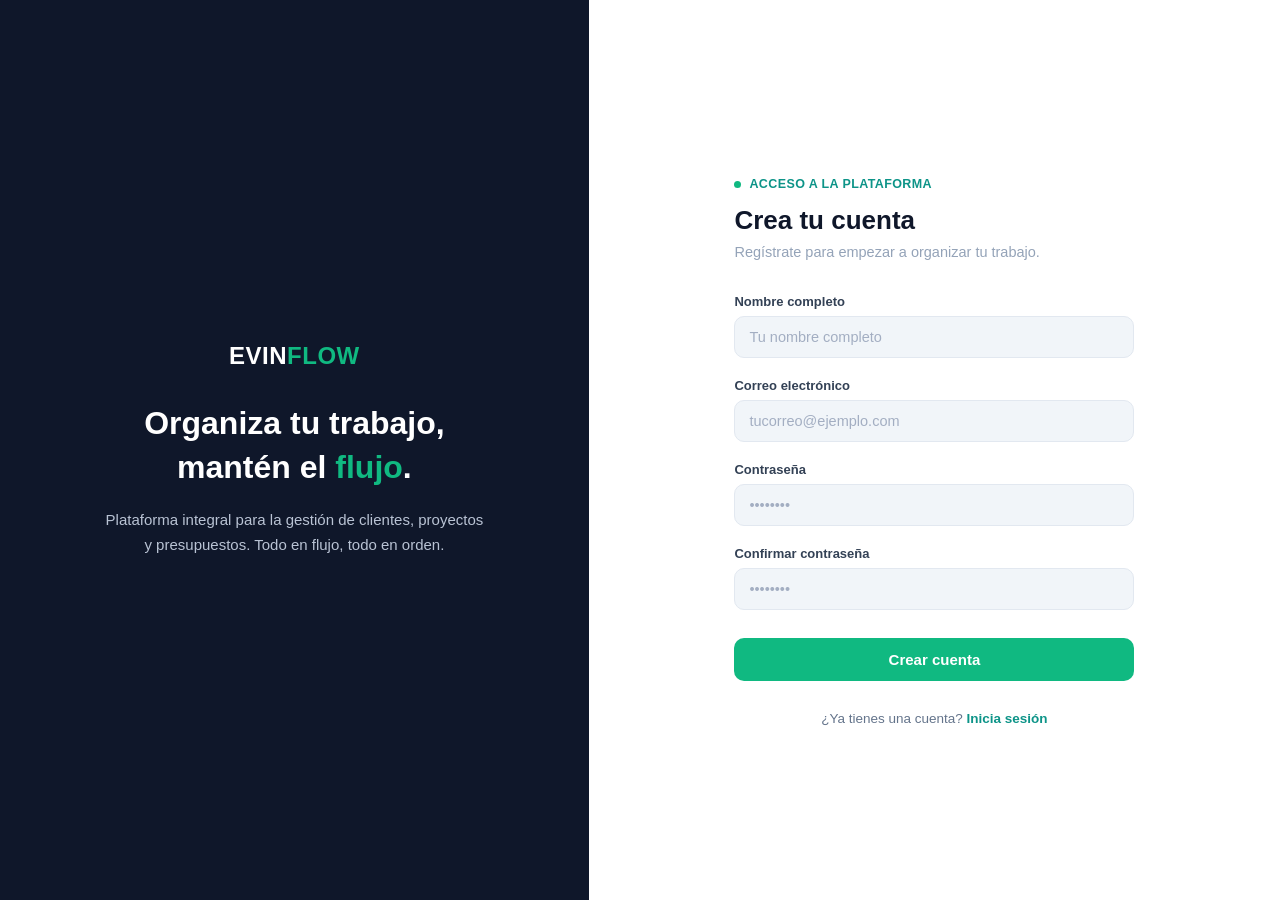
<file: pages/registro/evinflow-registro.html>
<!DOCTYPE html>
<html lang="es">
<head>
<meta charset="UTF-8">
<meta name="viewport" content="width=device-width, initial-scale=1.0">
<title>EvinFlow · Crear cuenta</title>
<link rel="stylesheet" href="evinflow-registro.css">
</head>
<body>

  <!-- ================= PANEL IZQUIERDO — MARCA ================= -->
  <aside class="panel-marca">
    <div class="logo-fila">
      <span class="logo-texto">EVIN<span>FLOW</span></span>
    </div>

    <div class="marca-centro">
      <h1>Organiza tu trabajo,<br>mantén el <span class="acento">flujo</span>.</h1>
      <p>Plataforma integral para la gestión de clientes, proyectos y presupuestos. Todo en flujo, todo en orden.</p>
    </div>
  </aside>

  <!-- ================= PANEL DERECHO — FORMULARIO ================= -->
  <main class="panel-form">
    <div class="form-caja">
      <span class="form-eyebrow">Acceso a la plataforma</span>
      <h2>Crea tu cuenta</h2>
      <p class="subtitulo">Regístrate para empezar a organizar tu trabajo.</p>

      <form>
        <div class="campo">
          <label for="nombre">Nombre completo</label>
          <input type="text" id="nombre" name="nombre" placeholder="Tu nombre completo" required>
        </div>

        <div class="campo">
          <label for="correo">Correo electrónico</label>
          <input type="email" id="correo" name="correo" placeholder="tucorreo@ejemplo.com" required>
        </div>

        <div class="campo">
          <label for="contrasena">Contraseña</label>
          <input type="password" id="contrasena" name="contrasena" placeholder="••••••••" required>
        </div>

        <div class="campo">
          <label for="confirmarContrasena">Confirmar contraseña</label>
          <input type="password" id="confirmarContrasena" name="confirmarContrasena" placeholder="••••••••" required>
        </div>

        <button type="submit" class="btn-principal">Crear cuenta</button>
      </form>

      <p class="iniciosesion">¿Ya tienes una cuenta? <a href="../inicio_sesion/evinflow-login.html">Inicia sesión</a></p>
    </div>
  </main>

</body>
</html>
</file>
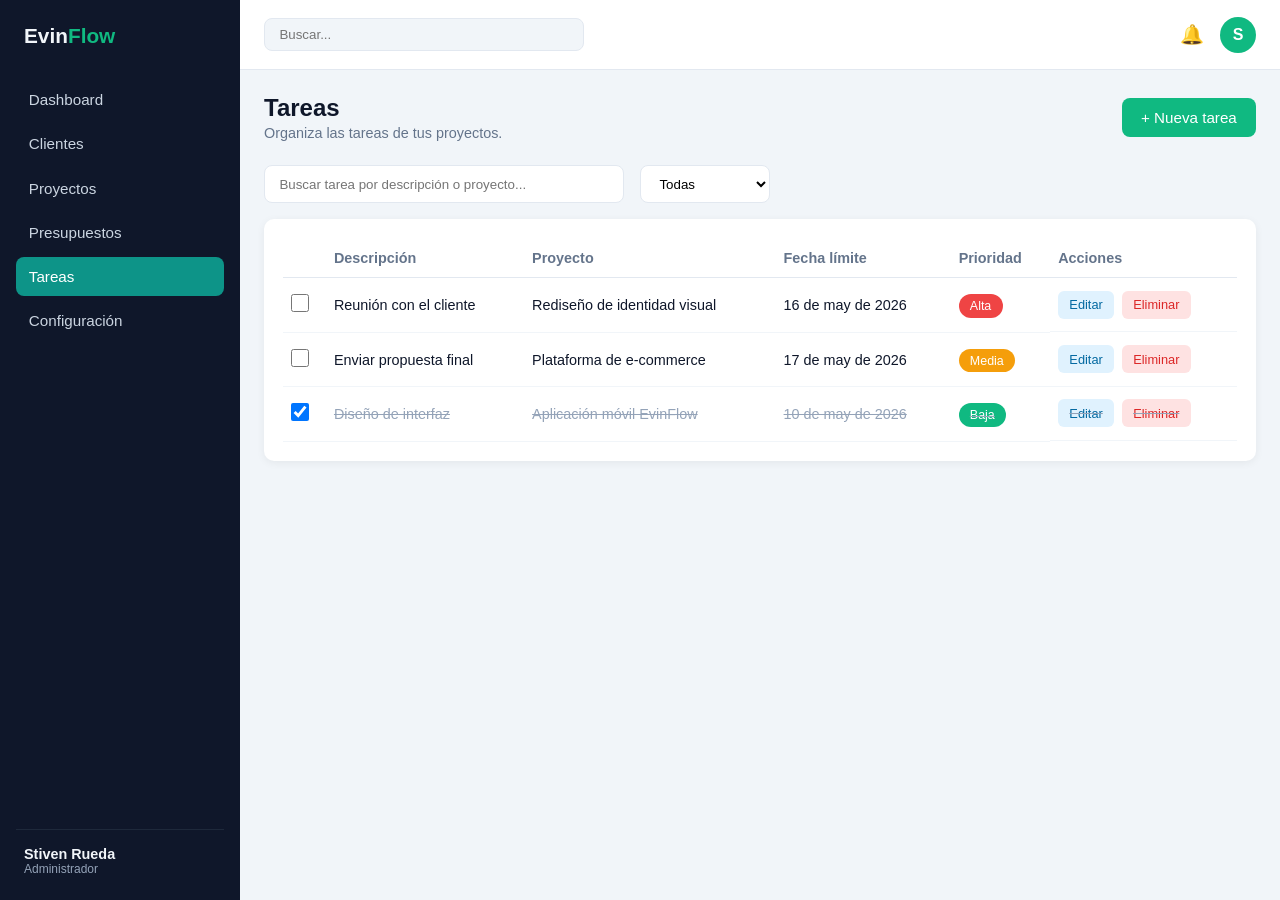
<file: pages/Tareas/tareas.html>
<!DOCTYPE html>
<html lang="es">
<head>
<meta charset="UTF-8">
<meta name="viewport" content="width=device-width, initial-scale=1.0">
<title>EvinFlow - Tareas</title>
<link rel="stylesheet" href="tareas.css">
</head>
<body>

<div class="layout">

    <!-- SIDEBAR (igual al resto de páginas) -->
    <aside class="sidebar" id="sidebar">
        <div class="logo">Evin<span>Flow</span></div>

        <nav class="nav-menu">
            <a href="../dashboard/dashboard.html" class="nav-item">Dashboard</a>
            <a href="../Clientes/clientes.html" class="nav-item">Clientes</a>
            <a href="../proyectos/proyectos.html" class="nav-item">Proyectos</a>
            <a href="../presupuesto/presupuestos.html" class="nav-item">Presupuestos</a>
            <a href="tareas.html" class="nav-item activo">Tareas</a>
            <a href="../perfil/perfil.html" class="nav-item">Configuración</a>
        </nav>

        <div class="sidebar-usuario">
            <p class="nombre">Stiven Rueda</p>
            <p class="rol">Administrador</p>
        </div>
    </aside>

    <!-- TOPBAR -->
    <header class="topbar">
        <button class="menu-toggle" id="menuToggle">☰</button>
        <input type="text" class="buscador" placeholder="Buscar...">
        <div class="topbar-derecha">
            <span class="icono">🔔</span>
            <div class="avatar">S</div>
        </div>
    </header>

    <!-- CONTENIDO -->
    <main class="contenido">

        <div class="encabezado-pagina">
            <div>
                <h1>Tareas</h1>
                <p>Organiza las tareas de tus proyectos.</p>
            </div>

            <button class="btn-primario" id="btnNuevaTarea">+ Nueva tarea</button>
        </div>

        <!-- BARRA DE BUSQUEDA Y FILTRO -->
        <div class="barra-tabla">

            <input type="text" id="buscadorTareas" class="input-busqueda" placeholder="Buscar tarea por descripción o proyecto...">

            <select id="filtroEstadoTarea" class="selector-filtro">
                <option value="todas">Todas</option>
                <option value="pendiente">Pendientes</option>
                <option value="completada">Completadas</option>
            </select>
        </div>

        <!-- TABLA DE TAREAS -->
        <div class="panel">
            <table class="tabla-datos">
                <thead>
                    <tr>
                        <th></th>
                        <th>Descripción</th>
                        <th>Proyecto</th>
                        <th>Fecha límite</th>
                        <th>Prioridad</th>
                        <th>Acciones</th>
                    </tr>
                </thead>

                <!--
                    Este <tbody> se llena con JavaScript (ver tareas.js).
                    Las 3 tareas de ejemplo ahora viven en un arreglo
                    dentro de tareas.js.
                -->
                <tbody id="tablaTareasBody"></tbody>
            </table>

   
            <p class="mensaje-vacio oculto" id="mensajeSinTareas">
            </p>
        </div>

    </main>

    <!--
        Formulario de "Nueva tarea" / "Editar tarea", integrado
        directamente aquí (todo en un solo archivo HTML, igual que
        Clientes, Proyectos y Presupuestos).
    -->
    <div class="overlay-formulario oculto" id="formularioTarea">
        <div class="caja-formulario">
            <h2 id="tituloFormularioTarea">Nueva tarea</h2>

            <form id="formTarea">
                <div class="campo">
                    <label for="descripcionTarea">Descripción</label>
                    <input type="text" id="descripcionTarea" name="descripcion" required>
                </div>

                <div class="campo">
                    <label for="proyectoTarea">Proyecto asociado</label>
                    <!-- Las opciones se generan con JS (cargarOpcionesProyecto), a partir de proyectosDisponibles. -->
                    <select id="proyectoTarea" name="proyectoId" required>
                        <option value="">Selecciona un proyecto</option>
                    </select>
                </div>

                <div class="fila-campos">
                    <div class="campo">
                        <label for="fechaLimiteTarea">Fecha límite</label>
                        <input type="date" id="fechaLimiteTarea" name="fechaLimite" required>
                    </div>

                    <div class="campo">
                        <label for="prioridadTarea">Prioridad</label>
                        <select id="prioridadTarea" name="prioridad" required>
                            <option value="baja">Baja</option>
                            <option value="media">Media</option>
                            <option value="alta">Alta</option>
                        </select>
                    </div>
                </div>

                <div class="botones-formulario">
                    <button type="button" class="btn-secundario" id="btnCancelarTarea">Cancelar</button>
                    <button type="submit" class="btn-primario">Guardar tarea</button>
                </div>
            </form>
        </div>
    </div>

</div>

<script src="tareas.js"></script>

</body>
</html>
</file>
<file: assets/css/landing.css>
/* =========================================================
   EVINFLOW - ESTILOS
   Colores, tipografía y componentes de la página.
   ========================================================= */

/* ---------- Variables de color y fuente ---------- */
:root {
  --verde: #10B981;
  --azul-petroleo: #0D9488;
  --azul-profundo: #0F172A;
  --gris-claro: #F1F5F9;
  --blanco: #FFFFFF;
  --texto-gris: #64748B;
  --borde: #E2E8F0;

  --fuente-titulos: 'Poppins', sans-serif;
  --fuente-texto: 'Inter', sans-serif;

  --radio: 14px;
}

/* ---------- Reset básico ---------- */
* {
  margin: 0;
  padding: 0;
  box-sizing: border-box;
}

html {
  scroll-behavior: smooth;
}

body {
  font-family: var(--fuente-texto);
  color: var(--azul-profundo);
  line-height: 1.6;
}

a {
  text-decoration: none;
  color: inherit;
}

ul {
  list-style: none;
}

img, svg {
  display: block;
  max-width: 100%;
}

.container {
  width: 90%;
  max-width: 1150px;
  margin: 0 auto;
}

.section {
  padding: 80px 0;
}

/* ---------- Textos de sección ---------- */
.eyebrow {
  display: inline-block;
  color: var(--azul-petroleo);
  font-weight: 600;
  font-size: 0.8rem;
  letter-spacing: 1px;
  text-transform: uppercase;
  margin-bottom: 10px;
}

.section-title {
  max-width: 600px;
  margin-bottom: 45px;
}

.section-title.center {
  margin-left: auto;
  margin-right: auto;
  text-align: center;
}

.section-title h2 {
  font-family: var(--fuente-titulos);
  font-size: 2rem;
  font-weight: 600;
  margin-bottom: 15px;
}

.section-title p {
  color: var(--texto-gris);
}

/* ---------- Botones ---------- */
.btn {
  display: inline-block;
  padding: 12px 24px;
  border-radius: 999px;
  font-weight: 600;
  font-size: 0.95rem;
  transition: transform 0.2s ease, opacity 0.2s ease;
}

.btn:hover {
  transform: translateY(-2px);
}

.btn-primary {
  background: linear-gradient(135deg, var(--verde), var(--azul-petroleo));
  color: var(--blanco);
}

.btn-outline {
  border: 1.5px solid var(--borde);
  color: #0D9488;
}

.btn-outline-light {
  border: 1.5px solid rgba(255, 255, 255, 0.4);
  color: var(--blanco);
}

/* =========================================================
   NAVBAR
   ========================================================= */
.navbar {
  position: sticky;
  top: 0;
  background: var(--blanco);
  border-bottom: 1px solid var(--borde);
  z-index: 100;
}

.navbar-content {
  display: flex;
  align-items: center;
  justify-content: space-between;
  padding: 16px 0;
}

.logo {
  display: flex;
  align-items: center;
  gap: 10px;
  font-family: var(--fuente-titulos);
  font-weight: 600;
  font-size: 1.1rem;
}

.logo-icon {
  width: 30px;
  height: 30px;
}

.logo b, .logo-text b {
  color: var(--verde);
}

.nav-links {
  display: flex;
  align-items: center;
  gap: 30px;
}

.nav-links a {
  font-size: 0.95rem;
  font-weight: 500;
}

.nav-buttons {
  display: flex;
  align-items: center;
  gap: 12px;
}

.menu-toggle {
  display: none;
  flex-direction: column;
  gap: 5px;
  background: none;
  border: none;
  cursor: pointer;
}

.menu-toggle span {
  width: 24px;
  height: 2px;
  background: var(--azul-profundo);
}

/* =========================================================
   HERO
   ========================================================= */
.hero {
  background: var(--azul-profundo);
  color: var(--blanco);
  padding: 90px 0;
}

.hero-content {
  display: flex;
  align-items: center;
  justify-content: space-between;
  gap: 50px;
}

.hero-text {
  max-width: 520px;
}

.hero-text h1 {
  font-family: var(--fuente-titulos);
  font-size: 2.6rem;
  font-weight: 700;
  line-height: 1.2;
  margin-bottom: 20px;
}

.hero-text p {
  color: #cbd5e1;
  font-size: 1.05rem;
  margin-bottom: 30px;
}

.hero-buttons {
  display: flex;
  flex-wrap: wrap;
  gap: 15px;
  margin-bottom: 20px;
}

.hero-note {
  font-size: 0.85rem;
  color: #94a3b8;
  margin-bottom: 0;
}

/* Vista previa de módulos en el hero */
.hero-preview {
  background: rgba(255, 255, 255, 0.05);
  border: 1px solid rgba(255, 255, 255, 0.1);
  border-radius: var(--radio);
  padding: 30px;
  display: grid;
  grid-template-columns: 1fr 1fr;
  gap: 20px;
  min-width: 320px;
}

.preview-item {
  display: flex;
  flex-direction: column;
  align-items: center;
  gap: 12px;
  background: var(--blanco);
  border-radius: var(--radio);
  padding: 20px 10px;
  color: var(--azul-profundo);
  font-weight: 600;
  font-size: 0.9rem;
  text-align: center;
}

.preview-icon {
  width: 42px;
  height: 42px;
  border-radius: 12px;
  display: flex;
  align-items: center;
  justify-content: center;
}

.preview-icon svg {
  width: 20px;
  height: 20px;
}

.icon-green { background: #d1fae5; color: #059669; }
.icon-blue { background: #dbeafe; color: #3b82f6; }
.icon-purple { background: #ede9fe; color: #8b5cf6; }
.icon-amber { background: #fef3c7; color: #f59e0b; }

/* =========================================================
   DEL CAOS AL FLUJO
   ========================================================= */
.shift {
  background: var(--gris-claro);
}

.shift-grid {
  display: grid;
  grid-template-columns: 1fr 1fr;
  gap: 25px;
}

.shift-card {
  border-radius: var(--radio);
  padding: 35px 30px;
}

.borone{
  color: white;
  background-color: rgba(231, 16, 16, 0.515);
  border-radius: 10px;
  padding: 2% 0 2% 2%;
  width: 8em;

}

.bortwo{
  color: #10B981;
  background-color: #0d948972;
  border-radius: 10px;
  padding: 2% 0 2% 2%;
  width: 8em;

}



.shift-card h3 {
  font-family: var(--fuente-titulos);
  font-size: 1.1rem;
  margin-bottom: 20px;
}

.shift-card li {
  padding: 10px 0;
  border-bottom: 1px;
}

.shift-card li:last-child {
  border-bottom: none;
}

.shift-before {
  background: var(--blanco);
  border: 1px solid var(--borde);
  color: var(--texto-gris);
}

.shift-after {
  background: var(--azul-profundo);
  color: var(--blanco);
}

.shift-after li {
  border-bottom-color: rgba(255, 255, 255, 0.1);
}

/* =========================================================
   PRODUCTO / VIDEO
   ========================================================= */
.video-placeholder {
  max-width: 850px;
  margin: 0 auto;
  aspect-ratio: 16 / 9;
  background: var(--azul-profundo);
  border-radius: var(--radio);
  display: flex;
  align-items: center;
  justify-content: center;
}

.play-button {
  width: 70px;
  height: 70px;
  border-radius: 50%;
  background: linear-gradient(135deg, var(--verde), var(--azul-petroleo));
  color: var(--blanco);
  display: flex;
  align-items: center;
  justify-content: center;
  font-size: 1.4rem;
  padding-left: 4px;
}

/* =========================================================
   MÓDULOS
   ========================================================= */
.modules-grid {
  display: grid;
  grid-template-columns: repeat(3, 1fr);
  gap: 20px;
}

.module-card {
  border: 1px solid var(--borde);
  border-radius: var(--radio);
  padding: 30px 25px;
  transition: box-shadow 0.2s ease;
}

.module-card:hover {
  box-shadow: 0 10px 25px rgba(15, 23, 42, 0.08);
}

.module-icon {
  width: 44px;
  height: 44px;
  border-radius: 12px;
  background: #e6faf3;
  color: var(--azul-petroleo);
  display: flex;
  align-items: center;
  justify-content: center;
  margin-bottom: 15px;
}

.module-icon svg {
  width: 22px;
  height: 22px;
}

.module-card h3 {
  font-family: var(--fuente-titulos);
  font-size: 1.05rem;
  margin-bottom: 8px;
}

.module-card p {
  color: var(--texto-gris);
  font-size: 0.92rem;
}

/* =========================================================
   PARA QUIÉN
   ========================================================= */
.para-quien {
  background: var(--gris-claro);
}

.audience-grid {
  display: grid;
  grid-template-columns: repeat(3, 1fr);
  gap: 20px;
}

.audience-card {
  background: var(--blanco);
  border: 1px solid var(--borde);
  border-radius: var(--radio);
  padding: 30px 25px;
}

.audience-card h3 {
  font-family: var(--fuente-titulos);
  font-size: 1.1rem;
  margin-bottom: 10px;
}

.audience-card p {
  color: var(--texto-gris);
  font-size: 0.92rem;
}

/* =========================================================
   CTA FINAL
   ========================================================= */
.cta {
  background: linear-gradient(120deg, var(--azul-petroleo), var(--azul-profundo));
  color: var(--blanco);
  text-align: center;
}

.cta-content h2 {
  font-family: var(--fuente-titulos);
  font-size: 2rem;
  margin-bottom: 12px;
}

.cta-content p {
  color: #dbeafe;
  margin-bottom: 25px;
}

.cta .hero-buttons {
  justify-content: center;
}

/* =========================================================
   FOOTER
   ========================================================= */
.footer {
  background: var(--azul-profundo);
  color: #94a3b8;
  padding: 45px 0 20px;
}

.footer-content {
  display: flex;
  justify-content: space-between;
  flex-wrap: wrap;
  gap: 25px;
  padding-bottom: 25px;
  border-bottom: 1px solid rgba(255, 255, 255, 0.1);
}

.logo-text {
  font-family: var(--fuente-titulos);
  font-weight: 600;
  color: var(--blanco);
  font-size: 1.1rem;
}

.footer-content p {
  margin-top: 8px;
  font-size: 0.9rem;
}

.footer-links {
  display: flex;
  gap: 25px;
}

.footer-bottom {
  text-align: center;
  font-size: 0.8rem;
  margin-top: 20px;
}

/* =========================================================
   RESPONSIVE
   ========================================================= */
@media (max-width: 900px) {
  .hero-content {
    flex-direction: column;
    text-align: center;
  }

  .hero-text {
    max-width: 100%;
  }

  .hero-buttons {
    justify-content: center;
  }

  .shift-grid,
  .modules-grid,
  .audience-grid {
    grid-template-columns: 1fr 1fr;
  }
}

@media (max-width: 700px) {
  .nav-links {
    position: absolute;
    top: 100%;
    left: 0;
    right: 0;
    background: var(--blanco);
    flex-direction: column;
    align-items: flex-start;
    padding: 20px 25px;
    border-bottom: 1px solid var(--borde);
    display: none;
  }

  .nav-links.show {
    display: flex;
  }

  .nav-buttons {
    flex-direction: column;
    align-items: stretch;
    width: 100%;
    margin-top: 10px;
  }

  .menu-toggle {
    display: flex;
  }

  .shift-grid,
  .modules-grid,
  .audience-grid {
    grid-template-columns: 1fr;
  }
}
</file>
<file: pages/clientes/clientes.css>
/* colores de evinflow:
   Verde esmeralda: #10b981
   Azul petroleo: #0d9488
   Azul profundo: #0f172a
   Gris claro: #f1f5f9
   Blanco: #ffffff
*/

* {
    box-sizing: border-box;
    margin: 0;
    padding: 0;
}

body {
    font-family: Arial, Helvetica, sans-serif;
    background-color: #f1f5f9;
    color: #0f172a;
}

a {
    text-decoration: none;
}

/* ---------- INTERFAZ GENERAL (igual al del dashboard) ---------- */
.layout {
    display: grid;
    grid-template-columns: 240px 1fr;
    grid-template-rows: 70px 1fr;
    grid-template-areas:
        "sidebar topbar"
        "sidebar contenido";
    min-height: 100vh;
}

/* ---------- SIDEBAR ---------- */
.sidebar {
    grid-area: sidebar;
    background-color: #0f172a;
    color: #f1f5f9;
    display: flex;
    flex-direction: column;
    padding: 1.5rem 1rem;
}

.sidebar .logo {
    font-size: 1.3rem;
    font-weight: bold;
    margin-bottom: 2rem;
    padding-left: 0.5rem;
}

.sidebar .logo span {
    color: #10b981;
}

.nav-menu {
    display: flex;
    flex-direction: column;
    gap: 0.3rem;
    flex-grow: 1;
}

.nav-item {
    color: #cbd5e1;
    padding: 0.7rem 0.8rem;
    border-radius: 8px;
    font-size: 0.95rem;
}

.nav-item:hover {
    background-color: #1e293b;
    color: #ffffff;
}

.nav-item.activo {
    background-color: #0d9488;
    color: #ffffff;
}

.sidebar-usuario {
    border-top: 1px solid #1e293b;
    padding-top: 1rem;
    padding-left: 0.5rem;
}

.sidebar-usuario .nombre {
    font-size: 0.9rem;
    font-weight: bold;
}

.sidebar-usuario .rol {
    font-size: 0.75rem;
    color: #94a3b8;
}

/* ---------- TOPBAR ---------- */
.topbar {
    grid-area: topbar;
    background-color: #ffffff;
    border-bottom: 1px solid #e2e8f0;
    display: flex;
    align-items: center;
    gap: 1rem;
    padding: 0 1.5rem;
}

.menu-toggle {
    display: none;
    background: none;
    border: none;
    font-size: 1.4rem;
    cursor: pointer;
}

.buscador {
    flex-grow: 1;
    max-width: 320px;
    padding: 0.5rem 0.9rem;
    border: 1px solid #e2e8f0;
    border-radius: 8px;
    background-color: #f1f5f9;
}

.topbar-derecha {
    margin-left: auto;
    display: flex;
    align-items: center;
    gap: 1rem;
}

.icono {
    font-size: 1.2rem;
    cursor: pointer;
}

.avatar {
    width: 36px;
    height: 36px;
    border-radius: 50%;
    background-color: #10b981;
    color: #ffffff;
    display: flex;
    align-items: center;
    justify-content: center;
    font-weight: bold;
}

/* ---------- CONTENIDO ---------- */
.contenido {
    grid-area: contenido;
    padding: 1.5rem;
}

/* ---------- ENCABEZADO DE LA PAGINA ---------- */
.encabezado-pagina {
    display: flex;
    justify-content: space-between;
    align-items: center;
    flex-wrap: wrap;
    gap: 1rem;
    margin-bottom: 1.5rem;
}

.encabezado-pagina h1 {
    font-size: 1.5rem;
    margin-bottom: 0.2rem;
}

.encabezado-pagina p {
    color: #64748b;
    font-size: 0.9rem;
}

.btn-primario {
    background-color: #10b981;
    color: #ffffff;
    border: none;
    padding: 0.7rem 1.2rem;
    border-radius: 8px;
    font-size: 0.95rem;
    cursor: pointer;
    transition: 0.3s;
}

.btn-primario:hover {
    background-color: #0d9488;
}

.btn-secundario {
    background-color: #ffffff;
    color: #334155;
    border: 1px solid #cbd5e1;
    padding: 0.7rem 1.2rem;
    border-radius: 8px;
    font-size: 0.95rem;
    cursor: pointer;
    transition: 0.3s;
}

.btn-secundario:hover {
    background-color: #f1f5f9;
}

/* ---------- BARRA DE BUSQUEDA ---------- */
.barra-tabla {
    margin-bottom: 1rem;
}

.input-busqueda {
    width: 100%;
    max-width: 360px;
    padding: 0.6rem 0.9rem;
    border: 1px solid #e2e8f0;
    border-radius: 8px;
    background-color: #ffffff;
}

/* ---------- PANEL / TABLA ---------- */
.panel {
    background-color: #ffffff;
    border-radius: 10px;
    padding: 1.2rem;
    box-shadow: 0 2px 8px rgba(0, 0, 0, 0.06);
    overflow-x: auto;
}

.tabla-datos {
    width: 100%;
    border-collapse: collapse;
    font-size: 0.9rem;
}

.tabla-datos th {
    text-align: left;
    color: #64748b;
    padding: 0.7rem 0.5rem;
    border-bottom: 1px solid #e2e8f0;
    white-space: nowrap;
}

.tabla-datos td {
    padding: 0.8rem 0.5rem;
    border-bottom: 1px solid #f1f5f9;
}

.celda-acciones {
    display: flex;
    gap: 0.5rem;
    white-space: nowrap;
}

.btn-icono {
    border: none;
    border-radius: 6px;
    padding: 0.4rem 0.7rem;
    font-size: 0.8rem;
    cursor: pointer;
    transition: 0.3s;
}

.btn-editar {
    background-color: #e0f2fe;
    color: #0369a1;
}

.btn-editar:hover {
    background-color: #bae6fd;
}

.btn-eliminar {
    background-color: #fee2e2;
    color: #dc2626;
}

.btn-eliminar:hover {
    background-color: #fecaca;
}

.mensaje-vacio {
    text-align: center;
    color: #64748b;
    padding: 2rem 1rem;
    font-size: 0.9rem;
}

/* ---------- OVERLAY DEL FORMULARIO ---------- */
.overlay-formulario {
    position: fixed;
    inset: 0;
    background-color: rgba(15, 23, 42, 0.5);
    display: flex;
    align-items: center;
    justify-content: center;
    z-index: 200;
    padding: 1rem;
}

.caja-formulario {
    background-color: #ffffff;
    border-radius: 10px;
    padding: 1.8rem;
    width: 100%;
    max-width: 420px;
    box-shadow: 0 10px 25px rgba(0, 0, 0, 0.2);
}

.caja-formulario h2 {
    font-size: 1.2rem;
    margin-bottom: 1.2rem;
}

.campo {
    margin-bottom: 1rem;
}

.campo label {
    display: block;
    font-size: 0.85rem;
    margin-bottom: 0.3rem;
    color: #334155;
}

.campo input {
    width: 100%;
    padding: 0.6rem 0.8rem;
    border: 1px solid #e2e8f0;
    border-radius: 8px;
    font-size: 0.9rem;
}

.campo input:focus {
    outline: none;
    border-color: #10b981;
}

.botones-formulario {
    display: flex;
    justify-content: flex-end;
    gap: 0.8rem;
    margin-top: 1.5rem;
}

/*Verificacion de llenado de formulario*/
button:hover{
    background-color:#0f172A;
}

input:required:valid{
    border-color: #10b981;
}

input:invalid:not(:placeholder-shown){
    border-color: red;
}



/*
    Esta regla va DESPUÉS de .overlay-formulario a propósito.
    Ambas tienen la misma especificidad (una sola clase cada una), así
    que cuando un elemento tiene las dos clases al tiempo
    (overlay-formulario + oculto), CSS aplica la que está escrita más
    abajo en el archivo. Si .oculto quedara antes, .overlay-formulario
    (con su "display: flex") siempre ganaría y el formulario nunca se
    ocultaría de verdad, sin importar lo que haga JavaScript.
*/
.oculto {
    display: none;
}

/* ---------- RESPONSIVE ---------- */
@media (max-width: 768px) {

    .layout {
        grid-template-columns: 1fr;
        grid-template-areas:
            "topbar"
            "contenido";
    }

    .sidebar {
        position: fixed;
        left: -240px;
        top: 0;
        bottom: 0;
        width: 240px;
        z-index: 100;
        transition: left 0.3s ease;
    }

    .sidebar.activo {
        left: 0;
    }

    .menu-toggle {
        display: block;
    }

    .encabezado-pagina {
        flex-direction: column;
        align-items: flex-start;
    }
}

@media (max-width: 480px) {
    .buscador {
        display: none;
    }

    .celda-acciones {
        flex-direction: column;
    }
}
</file>
<file: pages/dashboard/dashboard.css>
/* colores de evinflow:
   Verde esmeralda: #10b981
   Azul petroleo: #0d9488
   Azul profundo: #0f172a
   Gris claro: #f1f5f9
   Blanco: #ffffff
*/

* {
    box-sizing: border-box;
    margin: 0;
    padding: 0;
}

body {
    font-family: Arial, Helvetica, sans-serif;
    background-color: #f1f5f9;
    color: #0f172a;
}

a {
    text-decoration: none;
}

/* ---------- LAYOUT GENERAL (CSS GRID) ---------- */
.layout {
    display: grid;
    grid-template-columns: 240px 1fr;
    grid-template-rows: 70px 1fr;
    grid-template-areas:
        "sidebar topbar"
        "sidebar contenido";
    min-height: 100vh;
}

/* ---------- SIDEBAR ---------- */
.sidebar {
    grid-area: sidebar;
    background-color: #0f172a;
    color: #f1f5f9;
    display: flex;
    flex-direction: column;
    padding: 1.5rem 1rem;
}

.sidebar .logo {
    font-size: 1.3rem;
    font-weight: bold;
    margin-bottom: 2rem;
    padding-left: 0.5rem;
}

.sidebar .logo span {
    color: #10b981;
}

.nav-menu {
    display: flex;
    flex-direction: column;
    gap: 0.3rem;
    flex-grow: 1;
}

.nav-item {
    color: #cbd5e1;
    padding: 0.7rem 0.8rem;
    border-radius: 8px;
    font-size: 0.95rem;
}

.nav-item:hover {
    background-color: #1e293b;
    color: #ffffff;
}

.nav-item.activo {
    background-color: #0d9488;
    color: #ffffff;
}

.sidebar-usuario {
    border-top: 1px solid #1e293b;
    padding-top: 1rem;
    padding-left: 0.5rem;
}

.sidebar-usuario .nombre {
    font-size: 0.9rem;
    font-weight: bold;
}

.sidebar-usuario .rol {
    font-size: 0.75rem;
    color: #94a3b8;
}

/* ---------- TOPBAR ---------- */
.topbar {
    grid-area: topbar;
    background-color: #ffffff;
    border-bottom: 1px solid #e2e8f0;
    display: flex;
    align-items: center;
    gap: 1rem;
    padding: 0 1.5rem;
}

.menu-toggle {
    display: none;
    background: none;
    border: none;
    font-size: 1.4rem;
    cursor: pointer;
}

.buscador {
    flex-grow: 1;
    max-width: 320px;
    padding: 0.5rem 0.9rem;
    border: 1px solid #e2e8f0;
    border-radius: 8px;
    background-color: #f1f5f9;
}

.topbar-derecha {
    margin-left: auto;
    display: flex;
    align-items: center;
    gap: 1rem;
}

.icono {
    font-size: 1.2rem;
    cursor: pointer;
}

.avatar {
    width: 36px;
    height: 36px;
    border-radius: 50%;
    background-color: #10b981;
    color: #ffffff;
    display: flex;
    align-items: center;
    justify-content: center;
    font-weight: bold;
}

/* ---------- CONTENIDO ---------- */
.contenido {
    grid-area: contenido;
    padding: 1.5rem;
}

.bienvenida {
    margin-bottom: 1.5rem;
}

.bienvenida h1 {
    font-size: 1.5rem;
    margin-bottom: 0.3rem;
}

.bienvenida p {
    color: #64748b;
    font-size: 0.95rem;
}

/* ---------- TARJETAS DE METRICAS (GRID) ---------- */
.metricas {
    display: grid;
    grid-template-columns: repeat(4, 1fr);
    gap: 1.2rem;
    margin-bottom: 1.5rem;
}

.tarjeta-metrica {
    background-color: #ffffff;
    border-radius: 10px;
    padding: 1.2rem;
    box-shadow: 0 2px 8px rgba(0, 0, 0, 0.06);
}

.metrica-label {
    font-size: 0.85rem;
    color: #64748b;
    margin-bottom: 0.4rem;
}

.metrica-num {
    font-size: 1.6rem;
    font-weight: bold;
}

.metrica-cambio {
    font-size: 0.8rem;
    margin-top: 0.4rem;
}

.metrica-cambio.positivo {
    color: #10b981;
}

/* ---------- PANELES EN FILA DOBLE (GRID) ---------- */
.fila-doble {
    display: grid;
    grid-template-columns: 1fr 1fr;
    gap: 1.2rem;
    margin-bottom: 1.5rem;
}

.panel {
    background-color: #ffffff;
    border-radius: 10px;
    padding: 1.2rem;
    box-shadow: 0 2px 8px rgba(0, 0, 0, 0.06);
}

.panel h2 {
    font-size: 1.05rem;
    margin-bottom: 1rem;
}

/* ---------- BARRAS DE ESTADO ---------- */
.barra-estado {
    margin-bottom: 1rem;
}

.barra-info {
    display: flex;
    justify-content: space-between;
    font-size: 0.85rem;
    margin-bottom: 0.3rem;
    color: #334155;
}

.barra-fondo {
    background-color: #f1f5f9;
    border-radius: 6px;
    height: 10px;
    overflow: hidden;
}

.barra-relleno {
    height: 100%;
    border-radius: 6px;
}

/* ---------- ACTIVIDAD RECIENTE ---------- */
.lista-actividad {
    list-style: none;
}

.lista-actividad li {
    display: flex;
    gap: 0.7rem;
    margin-bottom: 1rem;
}

.lista-actividad p {
    font-size: 0.88rem;
}

.fecha-actividad {
    font-size: 0.75rem;
    color: #94a3b8;
}

.punto-actividad {
    width: 8px;
    height: 8px;
    border-radius: 50%;
    background-color: #10b981;
    margin-top: 0.4rem;
    flex-shrink: 0;
}

/* ---------- TABLA DE PROYECTOS ---------- */
.tabla-proyectos {
    width: 100%;
    border-collapse: collapse;
    font-size: 0.85rem;
}

.tabla-proyectos th {
    text-align: left;
    color: #64748b;
    padding: 0.5rem 0.3rem;
    border-bottom: 1px solid #e2e8f0;
}

.tabla-proyectos td {
    padding: 0.6rem 0.3rem;
    border-bottom: 1px solid #f1f5f9;
}

.etiqueta {
    padding: 0.2rem 0.6rem;
    border-radius: 20px;
    font-size: 0.75rem;
    color: #ffffff;
}

.etiqueta.alta {
    background-color: #ef4444;
}

.etiqueta.media {
    background-color: #f59e0b;
}

.etiqueta.baja {
    background-color: #10b981;
}

/* ---------- TAREAS PENDIENTES ---------- */
.lista-tareas {
    list-style: none;
}

.lista-tareas li {
    display: flex;
    align-items: center;
    gap: 0.7rem;
    padding: 0.6rem 0;
    border-bottom: 1px solid #f1f5f9;
    font-size: 0.9rem;
}

.lista-tareas li:last-child {
    border-bottom: none;
}

.lista-tareas input[type="checkbox"] {
    width: 16px;
    height: 16px;
}

/* ---------- RESPONSIVE ---------- */
@media (max-width: 992px) {
    .metricas {
        grid-template-columns: repeat(2, 1fr);
    }

    .fila-doble {
        grid-template-columns: 1fr;
    }
}

@media (max-width: 768px) {

    .layout {
        grid-template-columns: 1fr;
        grid-template-areas:
            "topbar"
            "contenido";
    }

    .sidebar {
        position: fixed;
        left: -240px;
        top: 0;
        bottom: 0;
        width: 240px;
        z-index: 100;
        transition: left 0.3s ease;
    }

    .sidebar.activo {
        left: 0;
    }

    .menu-toggle {
        display: block;
    }

    .metricas {
        grid-template-columns: 1fr 1fr;
    }
}

@media (max-width: 480px) {
    .metricas {
        grid-template-columns: 1fr;
    }

    .buscador {
        display: none;
    }
}
</file>
<file: pages/inicio_sesion/evinflow-login.css>
:root{
  --verde: #10B981;
  --azul-petroleo: #0D9488;
  --azul-profundo: #0F172A;
  --gris-claro: #F1F5F9;
  --blanco: #FFFFFF;
  --texto-suave: #94A3B8;
  --borde: #E2E8F0;
}

*{ margin:0; padding:0; box-sizing:border-box; }

body{
  font-family: Arial, Helvetica, sans-serif;
  min-height:100vh;
  display:flex;
  background:var(--blanco);
  color:var(--azul-profundo);
}

/* ---------- PANEL IZQUIERDO — MARCA ---------- */
.panel-marca{
  flex:1 1 46%;
  background: var(--azul-profundo);
  color:var(--blanco);
  display:flex;
  flex-direction:column;
  justify-content:center;
  align-items:center;
  gap:32px;
  padding:56px 64px;
  text-align:center;
}

.logo-fila{
  display:flex;
  align-items:center;
  justify-content:center;
  gap:14px;
}

.logo-texto{
  font-size:24px;
  font-weight:700;
  letter-spacing:0.5px;
}
.logo-texto span{ color:var(--verde); }

.marca-centro{
  display:flex;
  flex-direction:column;
  align-items:center;
}

.marca-centro h1{
  font-weight:600;
  font-size:32px;
  line-height:1.35;
  max-width:420px;
  margin-bottom:18px;
}

.marca-centro h1 .acento{
  color:var(--verde);
}

.marca-centro p{
  color:#B9C3D4;
  font-size:15px;
  line-height:1.7;
  max-width:380px;
}

/* ---------- PANEL DERECHO — FORMULARIO ---------- */
.panel-form{
  flex:1 1 54%;
  display:flex;
  align-items:center;
  justify-content:center;
  padding:40px;
  background:var(--blanco);
}

.form-caja{
  width:100%;
  max-width:400px;
}

.form-one{
  display:inline-flex;
  align-items:center;
  gap:8px;
  font-size:12.5px;
  font-weight:600;
  color:var(--azul-petroleo);
  letter-spacing:0.4px;
  text-transform:uppercase;
  margin-bottom:14px;
}

.form-one::before{
  content:"";
  width:7px;
  height:7px;
  border-radius:50%;
  background:var(--verde);
  display:inline-block;
}

.form-caja h2{
  font-size:26px;
  font-weight:700;
  margin-bottom:8px;
}

.form-caja > p.subtitulo{
  color:var(--texto-suave);
  font-size:14.5px;
  margin-bottom:34px;
}

/* ---------- CAMPOS DEL FORMULARIO ---------- */
.campo{
  margin-bottom:20px;
}

.campo label{
  display:block;
  font-size:13px;
  font-weight:600;
  color:#334155;
  margin-bottom:7px;
}

.campo input{
  width:100%;
  padding:12px 14px;
  border:1.5px solid var(--borde);
  border-radius:10px;
  font-size:14.5px;
  color:var(--azul-profundo);
  background:var(--gris-claro);
  transition:border-color 0.18s ease, background 0.18s ease, box-shadow 0.18s ease;
}

.campo input::placeholder{ color:#A3AEC2; }

.campo input:focus{
  outline:none;
  border-color:var(--verde);
  background:var(--blanco);
  box-shadow:0 0 0 4px rgba(16,185,129,0.12);
}

/* ---------- FILA DE OPCIONES ---------- */
.fila-opciones{
  display:flex;
  align-items:center;
  justify-content:space-between;
  margin-bottom:28px;
}

.recordarme{
  display:flex;
  align-items:center;
  gap:8px;
  font-size:13.5px;
  color:#475569;
  cursor:pointer;
  user-select:none;
}

.recordarme input{
  width:16px;
  height:16px;
  accent-color:var(--verde);
  cursor:pointer;
}

.enlace-clave{
  font-size:13.5px;
  font-weight:600;
  color:var(--azul-petroleo);
  text-decoration:none;
}

.enlace-clave:hover{ text-decoration:underline; }

/* ---------- BOTONES ---------- */
.btn-principal{
  width:100%;
  padding:13px;
  border:none;
  border-radius:10px;
  background:var(--verde);
  color:var(--blanco);
  font-size:15px;
  font-weight:600;
  cursor:pointer;
  transition:background 0.2s ease;
}

.btn-principal:hover{
  background:var(--azul-petroleo);
}

.separador{
  display:flex;
  align-items:center;
  gap:14px;
  margin:26px 0;
  color:#A3AEC2;
  font-size:12.5px;
}

.separador::before,
.separador::after{
  content:"";
  flex:1;
  height:1px;
  background:var(--borde);
}

.btn-google{
  width:100%;
  padding:11.5px;
  border:1.5px solid var(--borde);
  border-radius:10px;
  background:var(--blanco);
  color:#334155;
  font-size:14.5px;
  font-weight:500;
  cursor:pointer;
  transition:background 0.2s ease;
}

.btn-google:hover{
  background:var(--gris-claro);
}

/* ---------- ENLACE A REGISTRO ---------- */
.form-caja > p.registro{
  text-align:center;
  margin-top:30px;
  font-size:13.5px;
  color:#64748B;
}

.form-caja > p.registro a{
  color:var(--azul-petroleo);
  font-weight:600;
  text-decoration:none;
}

.form-caja > p.registro a:hover{ text-decoration:underline; }

:focus-visible{
  outline:2.5px solid var(--verde);
  outline-offset:2px;
}

/*Verificacion de llenado de formulario*/
button:hover{
    background-color:#0f172A;
}

input:required:valid{
    border-color: #10b981;
}

input:invalid:not(:placeholder-shown){
    border-color: red;
}


/* ---------- RESPONSIVE ---------- */
@media (max-width: 940px){
  body{ flex-direction:column; }
  .panel-marca{ flex:none; padding:40px 32px; min-height:260px; gap:20px; }
  .marca-centro h1{ font-size:24px; }
  .panel-form{ padding:36px 24px 56px; }
}

@media (max-width: 480px){
  .form-caja h2{ font-size:22px; }
}
</file>
<file: pages/perfil/perfil.css>
/* colores de evinflow:
   Verde esmeralda: #10b981
   Azul petroleo: #0d9488
   Azul profundo: #0f172a
   Gris claro: #f1f5f9
   Blanco: #ffffff
*/

* {
    box-sizing: border-box;
    margin: 0;
    padding: 0;
}

body {
    font-family: Arial, Helvetica, sans-serif;
    background-color: #f1f5f9;
    color: #0f172a;
}

a {
    text-decoration: none;
}

/* ---------- LAYOUT GENERAL (igual al resto de páginas) ---------- */
.layout {
    display: grid;
    grid-template-columns: 240px 1fr;
    grid-template-rows: 70px 1fr;
    grid-template-areas:
        "sidebar topbar"
        "sidebar contenido";
    min-height: 100vh;
}

/* ---------- SIDEBAR ---------- */
.sidebar {
    grid-area: sidebar;
    background-color: #0f172a;
    color: #f1f5f9;
    display: flex;
    flex-direction: column;
    padding: 1.5rem 1rem;
}

.sidebar .logo {
    font-size: 1.3rem;
    font-weight: bold;
    margin-bottom: 2rem;
    padding-left: 0.5rem;
}

.sidebar .logo span {
    color: #10b981;
}

.nav-menu {
    display: flex;
    flex-direction: column;
    gap: 0.3rem;
    flex-grow: 1;
}

.nav-item {
    color: #cbd5e1;
    padding: 0.7rem 0.8rem;
    border-radius: 8px;
    font-size: 0.95rem;
}

.nav-item:hover {
    background-color: #1e293b;
    color: #ffffff;
}

.nav-item.activo {
    background-color: #0d9488;
    color: #ffffff;
}

.sidebar-usuario {
    border-top: 1px solid #1e293b;
    padding-top: 1rem;
    padding-left: 0.5rem;
}

.sidebar-usuario .nombre {
    font-size: 0.9rem;
    font-weight: bold;
}

.sidebar-usuario .rol {
    font-size: 0.75rem;
    color: #94a3b8;
}

/* ---------- TOPBAR ---------- */
.topbar {
    grid-area: topbar;
    background-color: #ffffff;
    border-bottom: 1px solid #e2e8f0;
    display: flex;
    align-items: center;
    gap: 1rem;
    padding: 0 1.5rem;
}

.menu-toggle {
    display: none;
    background: none;
    border: none;
    font-size: 1.4rem;
    cursor: pointer;
}

.buscador {
    flex-grow: 1;
    max-width: 320px;
    padding: 0.5rem 0.9rem;
    border: 1px solid #e2e8f0;
    border-radius: 8px;
    background-color: #f1f5f9;
}

.topbar-derecha {
    margin-left: auto;
    display: flex;
    align-items: center;
    gap: 1rem;
}

.icono {
    font-size: 1.2rem;
    cursor: pointer;
}

.avatar {
    width: 36px;
    height: 36px;
    border-radius: 50%;
    background-color: #10b981;
    color: #ffffff;
    display: flex;
    align-items: center;
    justify-content: center;
    font-weight: bold;
}

/* ---------- CONTENIDO ---------- */
.contenido {
    grid-area: contenido;
    padding: 1.5rem;
}

/* ---------- ENCABEZADO DE LA PAGINA ---------- */
.encabezado-pagina {
    margin-bottom: 1.5rem;
}

.encabezado-pagina h1 {
    font-size: 1.5rem;
    margin-bottom: 0.2rem;
}

.encabezado-pagina p {
    color: #64748b;
    font-size: 0.9rem;
}

/* ---------- PANEL ---------- */
.panel {
    background-color: #ffffff;
    border-radius: 10px;
    padding: 1.5rem;
    box-shadow: 0 2px 8px rgba(0, 0, 0, 0.06);
}

.panel-perfil {
    max-width: 560px;
}

/* ---------- BLOQUE DE FOTO ---------- */
.bloque-foto {
    display: flex;
    align-items: center;
    gap: 1.2rem;
    margin-bottom: 1.2rem;
}

.foto-perfil {
    width: 72px;
    height: 72px;
    border-radius: 50%;
    background-color: #10b981;
    color: #ffffff;
    font-size: 1.6rem;
    font-weight: bold;
    display: flex;
    align-items: center;
    justify-content: center;
    flex-shrink: 0;
}

.acciones-foto {
    display: flex;
    flex-direction: column;
    gap: 0.4rem;
}

.texto-ayuda {
    font-size: 0.8rem;
    color: #64748b;
}

.separador {
    border: none;
    border-top: 1px solid #e2e8f0;
    margin: 1.2rem 0;
}

/* ---------- FORMULARIO ---------- */
.subtitulo-seccion {
    font-size: 1.05rem;
    margin-bottom: 0.3rem;
}

.campo {
    margin-bottom: 1rem;
}

.campo label {
    display: block;
    font-size: 0.85rem;
    margin-bottom: 0.3rem;
    color: #334155;
}

.campo input {
    width: 100%;
    padding: 0.6rem 0.8rem;
    border: 1px solid #e2e8f0;
    border-radius: 8px;
    font-size: 0.9rem;
    font-family: inherit;
}

.campo input:focus {
    outline: none;
    border-color: #10b981;
}

.campo input:disabled {
    background-color: #f1f5f9;
    color: #64748b;
}

.fila-campos {
    display: flex;
    gap: 1rem;
}

.fila-campos .campo {
    flex: 1;
}

.mensaje-error {
    color: #dc2626;
    font-size: 0.85rem;
    margin-bottom: 1rem;
}

.btn-primario {
    background-color: #10b981;
    color: #ffffff;
    border: none;
    padding: 0.7rem 1.2rem;
    border-radius: 8px;
    font-size: 0.95rem;
    cursor: pointer;
    transition: 0.3s;
}

.btn-primario:hover {
    background-color: #0d9488;
}

.btn-secundario {
    background-color: #ffffff;
    color: #334155;
    border: 1px solid #cbd5e1;
    padding: 0.7rem 1.2rem;
    border-radius: 8px;
    font-size: 0.95rem;
    cursor: pointer;
    transition: 0.3s;
}

.btn-secundario:hover {
    background-color: #f1f5f9;
}

.botones-formulario {
    display: flex;
    justify-content: flex-end;
    gap: 0.8rem;
    margin-top: 1.5rem;
}

/* ---------- CLASE UTILITARIA (usada por el JS futuro) ---------- */
.oculto {
    display: none;
}

/* ---------- RESPONSIVE ---------- */
@media (max-width: 768px) {

    .layout {
        grid-template-columns: 1fr;
        grid-template-areas:
            "topbar"
            "contenido";
    }

    .sidebar {
        position: fixed;
        left: -240px;
        top: 0;
        bottom: 0;
        width: 240px;
        z-index: 100;
        transition: left 0.3s ease;
    }

    .sidebar.activo {
        left: 0;
    }

    .menu-toggle {
        display: block;
    }

    .bloque-foto {
        flex-direction: column;
        align-items: flex-start;
    }

    .fila-campos {
        flex-direction: column;
        gap: 0;
    }
}

@media (max-width: 480px) {
    .buscador {
        display: none;
    }

    .botones-formulario {
        flex-direction: column-reverse;
    }

    .botones-formulario button {
        width: 100%;
    }
}
</file>
<file: pages/presupuesto/presupuestos.css>
/* colores de evinflow:
   Verde esmeralda: #10b981
   Azul petroleo: #0d9488
   Azul profundo: #0f172a
   Gris claro: #f1f5f9
   Blanco: #ffffff
*/

* {
    box-sizing: border-box;
    margin: 0;
    padding: 0;
}

body {
    font-family: Arial, Helvetica, sans-serif;
    background-color: #f1f5f9;
    color: #0f172a;
}

a {
    text-decoration: none;
}

/* ---------- LAYOUT GENERAL (igual al resto de páginas) ---------- */
.layout {
    display: grid;
    grid-template-columns: 240px 1fr;
    grid-template-rows: 70px 1fr;
    grid-template-areas:
        "sidebar topbar"
        "sidebar contenido";
    min-height: 100vh;
}

/* ---------- SIDEBAR ---------- */
.sidebar {
    grid-area: sidebar;
    background-color: #0f172a;
    color: #f1f5f9;
    display: flex;
    flex-direction: column;
    padding: 1.5rem 1rem;
}

.sidebar .logo {
    font-size: 1.3rem;
    font-weight: bold;
    margin-bottom: 2rem;
    padding-left: 0.5rem;
}

.sidebar .logo span {
    color: #10b981;
}

.nav-menu {
    display: flex;
    flex-direction: column;
    gap: 0.3rem;
    flex-grow: 1;
}

.nav-item {
    color: #cbd5e1;
    padding: 0.7rem 0.8rem;
    border-radius: 8px;
    font-size: 0.95rem;
}

.nav-item:hover {
    background-color: #1e293b;
    color: #ffffff;
}

.nav-item.activo {
    background-color: #0d9488;
    color: #ffffff;
}

.sidebar-usuario {
    border-top: 1px solid #1e293b;
    padding-top: 1rem;
    padding-left: 0.5rem;
}

.sidebar-usuario .nombre {
    font-size: 0.9rem;
    font-weight: bold;
}

.sidebar-usuario .rol {
    font-size: 0.75rem;
    color: #94a3b8;
}

/* ---------- TOPBAR ---------- */
.topbar {
    grid-area: topbar;
    background-color: #ffffff;
    border-bottom: 1px solid #e2e8f0;
    display: flex;
    align-items: center;
    gap: 1rem;
    padding: 0 1.5rem;
}

.menu-toggle {
    display: none;
    background: none;
    border: none;
    font-size: 1.4rem;
    cursor: pointer;
}

.buscador {
    flex-grow: 1;
    max-width: 320px;
    padding: 0.5rem 0.9rem;
    border: 1px solid #e2e8f0;
    border-radius: 8px;
    background-color: #f1f5f9;
}

.topbar-derecha {
    margin-left: auto;
    display: flex;
    align-items: center;
    gap: 1rem;
}

.icono {
    font-size: 1.2rem;
    cursor: pointer;
}

.avatar {
    width: 36px;
    height: 36px;
    border-radius: 50%;
    background-color: #10b981;
    color: #ffffff;
    display: flex;
    align-items: center;
    justify-content: center;
    font-weight: bold;
}

/* ---------- CONTENIDO ---------- */
.contenido {
    grid-area: contenido;
    padding: 1.5rem;
}

/* ---------- ENCABEZADO DE LA PAGINA ---------- */
.encabezado-pagina {
    display: flex;
    justify-content: space-between;
    align-items: center;
    flex-wrap: wrap;
    gap: 1rem;
    margin-bottom: 1.5rem;
}

.encabezado-pagina h1 {
    font-size: 1.5rem;
    margin-bottom: 0.2rem;
}

.encabezado-pagina p {
    color: #64748b;
    font-size: 0.9rem;
}

.btn-primario {
    background-color: #10b981;
    color: #ffffff;
    border: none;
    padding: 0.7rem 1.2rem;
    border-radius: 8px;
    font-size: 0.95rem;
    cursor: pointer;
    transition: 0.3s;
}

.btn-primario:hover {
    background-color: #0d9488;
}

.btn-secundario {
    background-color: #ffffff;
    color: #334155;
    border: 1px solid #cbd5e1;
    padding: 0.7rem 1.2rem;
    border-radius: 8px;
    font-size: 0.95rem;
    cursor: pointer;
    transition: 0.3s;
}

.btn-secundario:hover {
    background-color: #f1f5f9;
}

/* ---------- BARRA DE BUSQUEDA Y FILTRO ---------- */
.barra-tabla {
    display: flex;
    gap: 1rem;
    flex-wrap: wrap;
    margin-bottom: 1rem;
}

.input-busqueda {
    flex-grow: 1;
    max-width: 360px;
    padding: 0.6rem 0.9rem;
    border: 1px solid #e2e8f0;
    border-radius: 8px;
    background-color: #ffffff;
}

.selector-filtro {
    padding: 0.6rem 0.9rem;
    border: 1px solid #e2e8f0;
    border-radius: 8px;
    background-color: #ffffff;
}

/* ---------- PANEL / TABLA ---------- */
.panel {
    background-color: #ffffff;
    border-radius: 10px;
    padding: 1.2rem;
    box-shadow: 0 2px 8px rgba(0, 0, 0, 0.06);
    overflow-x: auto;
}

.tabla-datos {
    width: 100%;
    border-collapse: collapse;
    font-size: 0.9rem;
}

.tabla-datos th {
    text-align: left;
    color: #64748b;
    padding: 0.7rem 0.5rem;
    border-bottom: 1px solid #e2e8f0;
    white-space: nowrap;
}

.tabla-datos td {
    padding: 0.8rem 0.5rem;
    border-bottom: 1px solid #f1f5f9;
}

.celda-acciones {
    display: flex;
    gap: 0.5rem;
    white-space: nowrap;
}

.btn-icono {
    border: none;
    border-radius: 6px;
    padding: 0.4rem 0.7rem;
    font-size: 0.8rem;
    cursor: pointer;
    transition: 0.3s;
}

.btn-editar {
    background-color: #e0f2fe;
    color: #0369a1;
}

.btn-editar:hover {
    background-color: #bae6fd;
}

.btn-eliminar {
    background-color: #fee2e2;
    color: #dc2626;
}

.btn-eliminar:hover {
    background-color: #fecaca;
}

.mensaje-vacio {
    text-align: center;
    color: #64748b;
    padding: 2rem 1rem;
    font-size: 0.9rem;
}

/* ---------- ETIQUETAS DE ESTADO DE PAGO ---------- */
.etiqueta-pago {
    padding: 0.3rem 0.7rem;
    border-radius: 20px;
    font-size: 0.78rem;
    font-weight: bold;
    white-space: nowrap;
}

.etiqueta-pago.pagado {
    background-color: #d1fae5;
    color: #065f46;
}

.etiqueta-pago.pendiente {
    background-color: #fef3c7;
    color: #92400e;
}

.etiqueta-pago.vencido {
    background-color: #fee2e2;
    color: #991b1b;
}

/* ---------- OVERLAY DEL FORMULARIO ---------- */
.overlay-formulario {
    position: fixed;
    inset: 0;
    background-color: rgba(15, 23, 42, 0.5);
    display: flex;
    align-items: center;
    justify-content: center;
    z-index: 200;
    padding: 1rem;
}

.caja-formulario {
    background-color: #ffffff;
    border-radius: 10px;
    padding: 1.8rem;
    width: 100%;
    max-width: 460px;
    max-height: 90vh;
    overflow-y: auto;
    box-shadow: 0 10px 25px rgba(0, 0, 0, 0.2);
}

.caja-formulario h2 {
    font-size: 1.2rem;
    margin-bottom: 1.2rem;
}

.campo {
    margin-bottom: 1rem;
    flex: 1;
}

.campo label {
    display: block;
    font-size: 0.85rem;
    margin-bottom: 0.3rem;
    color: #334155;
}

.campo input,
.campo select,
.campo textarea {
    width: 100%;
    padding: 0.6rem 0.8rem;
    border: 1px solid #e2e8f0;
    border-radius: 8px;
    font-size: 0.9rem;
    font-family: inherit;
}

.campo textarea {
    resize: vertical;
}

.campo input:focus,
.campo select:focus,
.campo textarea:focus {
    outline: none;
    border-color: #10b981;
}

.campo input:disabled {
    background-color: #f1f5f9;
    color: #64748b;
}

.fila-campos {
    display: flex;
    gap: 1rem;
}

.botones-formulario {
    display: flex;
    justify-content: flex-end;
    gap: 0.8rem;
    margin-top: 1.5rem;
}

/*Verificacion de llenado de formulario*/
button:hover{
    background-color:#0f172A;
}

input:required:valid{
    border-color: #10b981;
}

input:invalid:not(:placeholder-shown){
    border-color: red;
}



/*
    Esta regla va DESPUÉS de .overlay-formulario a propósito (mismo motivo
    que en clientes.css y proyectos.css): ambos selectores tienen la misma
    especificidad, así que si .oculto quedara antes, .overlay-formulario
    (display: flex) siempre ganaría y el formulario nunca se ocultaría.
*/
.oculto {
    display: none;
}

/* Mensaje de error de validación (ej: abono mayor al monto) */
.mensaje-error {
    color: #dc2626;
    font-size: 0.85rem;
    margin-top: -0.5rem;
    margin-bottom: 1rem;
}

/* ---------- RESPONSIVE ---------- */
@media (max-width: 768px) {

    .layout {
        grid-template-columns: 1fr;
        grid-template-areas:
            "topbar"
            "contenido";
    }

    .sidebar {
        position: fixed;
        left: -240px;
        top: 0;
        bottom: 0;
        width: 240px;
        z-index: 100;
        transition: left 0.3s ease;
    }

    .sidebar.activo {
        left: 0;
    }

    .menu-toggle {
        display: block;
    }

    .encabezado-pagina {
        flex-direction: column;
        align-items: flex-start;
    }

    .fila-campos {
        flex-direction: column;
        gap: 0;
    }
}

@media (max-width: 480px) {
    .buscador {
        display: none;
    }

    .celda-acciones {
        flex-direction: column;
    }

    .barra-tabla {
        flex-direction: column;
    }

    .input-busqueda,
    .selector-filtro {
        max-width: 100%;
    }
}
</file>
<file: pages/Proyectos/proyectos.css>
/* colores de evinflow:
   Verde esmeralda: #10b981
   Azul petroleo: #0d9488
   Azul profundo: #0f172a
   Gris claro: #f1f5f9
   Blanco: #ffffff
*/

* {
    box-sizing: border-box;
    margin: 0;
    padding: 0;
}

body {
    font-family: Arial, Helvetica, sans-serif;
    background-color: #f1f5f9;
    color: #0f172a;
}

a {
    text-decoration: none;
}

/* ---------- LAYOUT GENERAL (igual al de dashboard y clientes) ---------- */
.layout {
    display: grid;
    grid-template-columns: 240px 1fr;
    grid-template-rows: 70px 1fr;
    grid-template-areas:
        "sidebar topbar"
        "sidebar contenido";
    min-height: 100vh;
}

/* ---------- SIDEBAR ---------- */
.sidebar {
    grid-area: sidebar;
    background-color: #0f172a;
    color: #f1f5f9;
    display: flex;
    flex-direction: column;
    padding: 1.5rem 1rem;
}

.sidebar .logo {
    font-size: 1.3rem;
    font-weight: bold;
    margin-bottom: 2rem;
    padding-left: 0.5rem;
}

.sidebar .logo span {
    color: #10b981;
}

.nav-menu {
    display: flex;
    flex-direction: column;
    gap: 0.3rem;
    flex-grow: 1;
}

.nav-item {
    color: #cbd5e1;
    padding: 0.7rem 0.8rem;
    border-radius: 8px;
    font-size: 0.95rem;
}

.nav-item:hover {
    background-color: #1e293b;
    color: #ffffff;
}

.nav-item.activo {
    background-color: #0d9488;
    color: #ffffff;
}

.sidebar-usuario {
    border-top: 1px solid #1e293b;
    padding-top: 1rem;
    padding-left: 0.5rem;
}

.sidebar-usuario .nombre {
    font-size: 0.9rem;
    font-weight: bold;
}

.sidebar-usuario .rol {
    font-size: 0.75rem;
    color: #94a3b8;
}

/* ---------- TOPBAR ---------- */
.topbar {
    grid-area: topbar;
    background-color: #ffffff;
    border-bottom: 1px solid #e2e8f0;
    display: flex;
    align-items: center;
    gap: 1rem;
    padding: 0 1.5rem;
}

.menu-toggle {
    display: none;
    background: none;
    border: none;
    font-size: 1.4rem;
    cursor: pointer;
}

.buscador {
    flex-grow: 1;
    max-width: 320px;
    padding: 0.5rem 0.9rem;
    border: 1px solid #e2e8f0;
    border-radius: 8px;
    background-color: #f1f5f9;
}

.topbar-derecha {
    margin-left: auto;
    display: flex;
    align-items: center;
    gap: 1rem;
}

.icono {
    font-size: 1.2rem;
    cursor: pointer;
}

.avatar {
    width: 36px;
    height: 36px;
    border-radius: 50%;
    background-color: #10b981;
    color: #ffffff;
    display: flex;
    align-items: center;
    justify-content: center;
    font-weight: bold;
}

/* ---------- CONTENIDO ---------- */
.contenido {
    grid-area: contenido;
    padding: 1.5rem;
}

/* ---------- ENCABEZADO DE LA PAGINA ---------- */
.encabezado-pagina {
    display: flex;
    justify-content: space-between;
    align-items: center;
    flex-wrap: wrap;
    gap: 1rem;
    margin-bottom: 1.5rem;
}

.encabezado-pagina h1 {
    font-size: 1.5rem;
    margin-bottom: 0.2rem;
}

.encabezado-pagina p {
    color: #64748b;
    font-size: 0.9rem;
}

.btn-primario {
    background-color: #10b981;
    color: #ffffff;
    border: none;
    padding: 0.7rem 1.2rem;
    border-radius: 8px;
    font-size: 0.95rem;
    cursor: pointer;
    transition: 0.3s;
}

.btn-primario:hover {
    background-color: #0d9488;
}

.btn-secundario {
    background-color: #ffffff;
    color: #334155;
    border: 1px solid #cbd5e1;
    padding: 0.7rem 1.2rem;
    border-radius: 8px;
    font-size: 0.95rem;
    cursor: pointer;
    transition: 0.3s;
}

.btn-secundario:hover {
    background-color: #f1f5f9;
}

/* ---------- BARRA DE BUSQUEDA Y FILTRO ---------- */
.barra-tabla {
    display: flex;
    gap: 1rem;
    flex-wrap: wrap;
    margin-bottom: 1rem;
}

.input-busqueda {
    flex-grow: 1;
    max-width: 360px;
    padding: 0.6rem 0.9rem;
    border: 1px solid #e2e8f0;
    border-radius: 8px;
    background-color: #ffffff;
}

.selector-filtro {
    padding: 0.6rem 0.9rem;
    border: 1px solid #e2e8f0;
    border-radius: 8px;
    background-color: #ffffff;
}

/* ---------- PANEL / TABLA ---------- */
.panel {
    background-color: #ffffff;
    border-radius: 10px;
    padding: 1.2rem;
    box-shadow: 0 2px 8px rgba(0, 0, 0, 0.06);
    overflow-x: auto;
}

.tabla-datos {
    width: 100%;
    border-collapse: collapse;
    font-size: 0.9rem;
}

.tabla-datos th {
    text-align: left;
    color: #64748b;
    padding: 0.7rem 0.5rem;
    border-bottom: 1px solid #e2e8f0;
    white-space: nowrap;
}

.tabla-datos td {
    padding: 0.8rem 0.5rem;
    border-bottom: 1px solid #f1f5f9;
}

.celda-acciones {
    display: flex;
    gap: 0.5rem;
    white-space: nowrap;
}

.btn-icono {
    border: none;
    border-radius: 6px;
    padding: 0.4rem 0.7rem;
    font-size: 0.8rem;
    cursor: pointer;
    transition: 0.3s;
}

.btn-editar {
    background-color: #e0f2fe;
    color: #0369a1;
}

.btn-editar:hover {
    background-color: #bae6fd;
}

.btn-eliminar {
    background-color: #fee2e2;
    color: #dc2626;
}

.btn-eliminar:hover {
    background-color: #fecaca;
}

.mensaje-vacio {
    text-align: center;
    color: #64748b;
    padding: 2rem 1rem;
    font-size: 0.9rem;
}

/* ---------- ETIQUETAS DE ESTADO Y PRIORIDAD ---------- */
.etiqueta-estado {
    padding: 0.3rem 0.7rem;
    border-radius: 20px;
    font-size: 0.78rem;
    font-weight: bold;
    white-space: nowrap;
}

.etiqueta-estado.pendiente {
    background-color: #fef3c7;
    color: #92400e;
}

.etiqueta-estado.en-proceso {
    background-color: #dbeafe;
    color: #1e40af;
}

.etiqueta-estado.finalizado {
    background-color: #d1fae5;
    color: #065f46;
}

.etiqueta-prioridad {
    padding: 0.3rem 0.7rem;
    border-radius: 20px;
    font-size: 0.78rem;
    color: #ffffff;
    white-space: nowrap;
}

.etiqueta-prioridad.alta {
    background-color: #ef4444;
}

.etiqueta-prioridad.media {
    background-color: #f59e0b;
}

.etiqueta-prioridad.baja {
    background-color: #10b981;
}

/* ---------- OVERLAY DEL FORMULARIO ---------- */
.overlay-formulario {
    position: fixed;
    inset: 0;
    background-color: rgba(15, 23, 42, 0.5);
    display: flex;
    align-items: center;
    justify-content: center;
    z-index: 200;
    padding: 1rem;
}

.caja-formulario {
    background-color: #ffffff;
    border-radius: 10px;
    padding: 1.8rem;
    width: 100%;
    max-width: 460px;
    max-height: 90vh;
    overflow-y: auto;
    box-shadow: 0 10px 25px rgba(0, 0, 0, 0.2);
}

.caja-formulario h2 {
    font-size: 1.2rem;
    margin-bottom: 1.2rem;
}

.campo {
    margin-bottom: 1rem;
    flex: 1;
}

.campo label {
    display: block;
    font-size: 0.85rem;
    margin-bottom: 0.3rem;
    color: #334155;
}

.campo input,
.campo select,
.campo textarea {
    width: 100%;
    padding: 0.6rem 0.8rem;
    border: 1px solid #e2e8f0;
    border-radius: 8px;
    font-size: 0.9rem;
    font-family: inherit;
}

.campo textarea {
    resize: vertical;
}

.campo input:focus,
.campo select:focus,
.campo textarea:focus {
    outline: none;
    border-color: #10b981;
}

.fila-campos {
    display: flex;
    gap: 1rem;
}

.botones-formulario {
    display: flex;
    justify-content: flex-end;
    gap: 0.8rem;
    margin-top: 1.5rem;
}

/*Verificacion de llenado de formulario*/
button:hover{
    background-color:#0f172A;
}

input:required:valid{
    border-color: #10b981;
}

input:invalid:not(:placeholder-shown){
    border-color: red;
}



/*
    Esta regla va DESPUÉS de .overlay-formulario a propósito (mismo motivo
    que en clientes.css): ambas selectores tienen la misma especificidad,
    así que si .oculto quedara antes, .overlay-formulario (display: flex)
    siempre ganaría y el formulario nunca se ocultaría de verdad.
*/
.oculto {
    display: none;
}

/* ---------- RESPONSIVE ---------- */
@media (max-width: 768px) {

    .layout {
        grid-template-columns: 1fr;
        grid-template-areas:
            "topbar"
            "contenido";
    }

    .sidebar {
        position: fixed;
        left: -240px;
        top: 0;
        bottom: 0;
        width: 240px;
        z-index: 100;
        transition: left 0.3s ease;
    }

    .sidebar.activo {
        left: 0;
    }

    .menu-toggle {
        display: block;
    }

    .encabezado-pagina {
        flex-direction: column;
        align-items: flex-start;
    }

    .fila-campos {
        flex-direction: column;
        gap: 0;
    }
}

@media (max-width: 480px) {
    .buscador {
        display: none;
    }

    .celda-acciones {
        flex-direction: column;
    }

    .barra-tabla {
        flex-direction: column;
    }

    .input-busqueda,
    .selector-filtro {
        max-width: 100%;
    }
}
</file>
<file: pages/registro/evinflow-registro.css>
:root{
  --verde: #10B981;
  --azul-petroleo: #0D9488;
  --azul-profundo: #0F172A;
  --gris-claro: #F1F5F9;
  --blanco: #FFFFFF;
  --texto-suave: #94A3B8;
  --borde: #E2E8F0;
}

*{ margin:0; padding:0; box-sizing:border-box; }

body{
  font-family: Arial, Helvetica, sans-serif;
  min-height:100vh;
  display:flex;
  background:var(--blanco);
  color:var(--azul-profundo);
}

/* ---------- PANEL IZQUIERDO — MARCA ---------- */
.panel-marca{
  flex:1 1 46%;
  background: var(--azul-profundo);
  color:var(--blanco);
  display:flex;
  flex-direction:column;
  justify-content:center;
  align-items:center;
  gap:32px;
  padding:56px 64px;
  text-align:center;
}

.logo-fila{
  display:flex;
  align-items:center;
  justify-content:center;
  gap:14px;
}

.logo-texto{
  font-size:24px;
  font-weight:700;
  letter-spacing:0.5px;
}
.logo-texto span{ color:var(--verde); }

.marca-centro{
  display:flex;
  flex-direction:column;
  align-items:center;
}

.marca-centro h1{
  font-weight:600;
  font-size:32px;
  line-height:1.35;
  max-width:420px;
  margin-bottom:18px;
}

.marca-centro h1 .acento{
  color:var(--verde);
}

.marca-centro p{
  color:#B9C3D4;
  font-size:15px;
  line-height:1.7;
  max-width:380px;
}

/* ---------- PANEL DERECHO — FORMULARIO ---------- */
.panel-form{
  flex:1 1 54%;
  display:flex;
  align-items:center;
  justify-content:center;
  padding:40px;
  background:var(--blanco);
}

.form-caja{
  width:100%;
  max-width:400px;
}

.form-eyebrow{
  display:inline-flex;
  align-items:center;
  gap:8px;
  font-size:12.5px;
  font-weight:600;
  color:var(--azul-petroleo);
  letter-spacing:0.4px;
  text-transform:uppercase;
  margin-bottom:14px;
}

.form-eyebrow::before{
  content:"";
  width:7px;
  height:7px;
  border-radius:50%;
  background:var(--verde);
  display:inline-block;
}

.form-caja h2{
  font-size:26px;
  font-weight:700;
  margin-bottom:8px;
}

.form-caja > p.subtitulo{
  color:var(--texto-suave);
  font-size:14.5px;
  margin-bottom:34px;
}

/* ---------- CAMPOS DEL FORMULARIO ---------- */
.campo{
  margin-bottom:20px;
}

.campo label{
  display:block;
  font-size:13px;
  font-weight:600;
  color:#334155;
  margin-bottom:7px;
}

.campo input{
  width:100%;
  padding:12px 14px;
  border:1.5px solid var(--borde);
  border-radius:10px;
  font-size:14.5px;
  color:var(--azul-profundo);
  background:var(--gris-claro);
  transition:border-color 0.18s ease, background 0.18s ease, box-shadow 0.18s ease;
}

.campo input::placeholder{ color:#A3AEC2; }

.campo input:focus{
  outline:none;
  border-color:var(--verde);
  background:var(--blanco);
  box-shadow:0 0 0 4px rgba(16,185,129,0.12);
}

/* ---------- BOTON PRINCIPAL ---------- */
.btn-principal{
  width:100%;
  padding:13px;
  border:none;
  border-radius:10px;
  background:var(--verde);
  color:var(--blanco);
  font-size:15px;
  font-weight:600;
  cursor:pointer;
  transition:background 0.2s ease;
  margin-top:8px;
}

.btn-principal:hover{
  background:var(--azul-petroleo);
}

/* ---------- ENLACE A LOGIN ---------- */
.form-caja > p.iniciosesion{
  text-align:center;
  margin-top:30px;
  font-size:13.5px;
  color:#64748B;
}

.form-caja > p.iniciosesion a{
  color:var(--azul-petroleo);
  font-weight:600;
  text-decoration:none;
}

.form-caja > p.iniciosesion a:hover{ text-decoration:underline; }

:focus-visible{
  outline:2.5px solid var(--verde);
  outline-offset:2px;
}

/*Verificacion de llenado de formulario*/
button:hover{
    background-color:#0f172A;
}

input:required:valid{
    border-color: #10b981;
}

input:invalid:not(:placeholder-shown){
    border-color: red;
}


/* ---------- RESPONSIVE ---------- */
@media (max-width: 940px){
  body{ flex-direction:column; }
  .panel-marca{ flex:none; padding:40px 32px; min-height:260px; gap:20px; }
  .marca-centro h1{ font-size:24px; }
  .panel-form{ padding:36px 24px 56px; }
}

@media (max-width: 480px){
  .form-caja h2{ font-size:22px; }
}
</file>
<file: pages/Tareas/tareas.css>
/* colores de evinflow:
   Verde esmeralda: #10b981
   Azul petroleo: #0d9488
   Azul profundo: #0f172a
   Gris claro: #f1f5f9
   Blanco: #ffffff
*/

* {
    box-sizing: border-box;
    margin: 0;
    padding: 0;
}

body {
    font-family: Arial, Helvetica, sans-serif;
    background-color: #f1f5f9;
    color: #0f172a;
}

a {
    text-decoration: none;
}

/* ---------- LAYOUT GENERAL (igual al resto de páginas) ---------- */
.layout {
    display: grid;
    grid-template-columns: 240px 1fr;
    grid-template-rows: 70px 1fr;
    grid-template-areas:
        "sidebar topbar"
        "sidebar contenido";
    min-height: 100vh;
}

/* ---------- SIDEBAR ---------- */
.sidebar {
    grid-area: sidebar;
    background-color: #0f172a;
    color: #f1f5f9;
    display: flex;
    flex-direction: column;
    padding: 1.5rem 1rem;
}

.sidebar .logo {
    font-size: 1.3rem;
    font-weight: bold;
    margin-bottom: 2rem;
    padding-left: 0.5rem;
}

.sidebar .logo span {
    color: #10b981;
}

.nav-menu {
    display: flex;
    flex-direction: column;
    gap: 0.3rem;
    flex-grow: 1;
}

.nav-item {
    color: #cbd5e1;
    padding: 0.7rem 0.8rem;
    border-radius: 8px;
    font-size: 0.95rem;
}

.nav-item:hover {
    background-color: #1e293b;
    color: #ffffff;
}

.nav-item.activo {
    background-color: #0d9488;
    color: #ffffff;
}

.sidebar-usuario {
    border-top: 1px solid #1e293b;
    padding-top: 1rem;
    padding-left: 0.5rem;
}

.sidebar-usuario .nombre {
    font-size: 0.9rem;
    font-weight: bold;
}

.sidebar-usuario .rol {
    font-size: 0.75rem;
    color: #94a3b8;
}

/* ---------- TOPBAR ---------- */
.topbar {
    grid-area: topbar;
    background-color: #ffffff;
    border-bottom: 1px solid #e2e8f0;
    display: flex;
    align-items: center;
    gap: 1rem;
    padding: 0 1.5rem;
}

.menu-toggle {
    display: none;
    background: none;
    border: none;
    font-size: 1.4rem;
    cursor: pointer;
}

.buscador {
    flex-grow: 1;
    max-width: 320px;
    padding: 0.5rem 0.9rem;
    border: 1px solid #e2e8f0;
    border-radius: 8px;
    background-color: #f1f5f9;
}

.topbar-derecha {
    margin-left: auto;
    display: flex;
    align-items: center;
    gap: 1rem;
}

.icono {
    font-size: 1.2rem;
    cursor: pointer;
}

.avatar {
    width: 36px;
    height: 36px;
    border-radius: 50%;
    background-color: #10b981;
    color: #ffffff;
    display: flex;
    align-items: center;
    justify-content: center;
    font-weight: bold;
}

/* ---------- CONTENIDO ---------- */
.contenido {
    grid-area: contenido;
    padding: 1.5rem;
}

/* ---------- ENCABEZADO DE LA PAGINA ---------- */
.encabezado-pagina {
    display: flex;
    justify-content: space-between;
    align-items: center;
    flex-wrap: wrap;
    gap: 1rem;
    margin-bottom: 1.5rem;
}

.encabezado-pagina h1 {
    font-size: 1.5rem;
    margin-bottom: 0.2rem;
}

.encabezado-pagina p {
    color: #64748b;
    font-size: 0.9rem;
}

.btn-primario {
    background-color: #10b981;
    color: #ffffff;
    border: none;
    padding: 0.7rem 1.2rem;
    border-radius: 8px;
    font-size: 0.95rem;
    cursor: pointer;
    transition: 0.3s;
}

.btn-primario:hover {
    background-color: #0d9488;
}

.btn-secundario {
    background-color: #ffffff;
    color: #334155;
    border: 1px solid #cbd5e1;
    padding: 0.7rem 1.2rem;
    border-radius: 8px;
    font-size: 0.95rem;
    cursor: pointer;
    transition: 0.3s;
}

.btn-secundario:hover {
    background-color: #f1f5f9;
}

/* ---------- BARRA DE BUSQUEDA Y FILTRO ---------- */
.barra-tabla {
    display: flex;
    gap: 1rem;
    flex-wrap: wrap;
    margin-bottom: 1rem;
}

.input-busqueda {
    flex-grow: 1;
    max-width: 360px;
    padding: 0.6rem 0.9rem;
    border: 1px solid #e2e8f0;
    border-radius: 8px;
    background-color: #ffffff;
}

.selector-filtro {
    padding: 0.6rem 0.9rem;
    border: 1px solid #e2e8f0;
    border-radius: 8px;
    background-color: #ffffff;
}

/* ---------- PANEL / TABLA ---------- */
.panel {
    background-color: #ffffff;
    border-radius: 10px;
    padding: 1.2rem;
    box-shadow: 0 2px 8px rgba(0, 0, 0, 0.06);
    overflow-x: auto;
}

.tabla-datos {
    width: 100%;
    border-collapse: collapse;
    font-size: 0.9rem;
}

.tabla-datos th {
    text-align: left;
    color: #64748b;
    padding: 0.7rem 0.5rem;
    border-bottom: 1px solid #e2e8f0;
    white-space: nowrap;
}

.tabla-datos td {
    padding: 0.8rem 0.5rem;
    border-bottom: 1px solid #f1f5f9;
}

/* ---------- FILAS DE TAREAS COMPLETADAS ---------- */
tr.completada td {
    color: #94a3b8;
    text-decoration: line-through;
}

.check-tarea {
    width: 18px;
    height: 18px;
    cursor: pointer;
}

.celda-acciones {
    display: flex;
    gap: 0.5rem;
    white-space: nowrap;
}

.btn-icono {
    border: none;
    border-radius: 6px;
    padding: 0.4rem 0.7rem;
    font-size: 0.8rem;
    cursor: pointer;
    transition: 0.3s;
}

.btn-editar {
    background-color: #e0f2fe;
    color: #0369a1;
}

.btn-editar:hover {
    background-color: #bae6fd;
}

.btn-eliminar {
    background-color: #fee2e2;
    color: #dc2626;
}

.btn-eliminar:hover {
    background-color: #fecaca;
}

.mensaje-vacio {
    text-align: center;
    color: #64748b;
    padding: 2rem 1rem;
    font-size: 0.9rem;
}

/* ---------- ETIQUETAS DE PRIORIDAD ---------- */
.etiqueta-prioridad {
    padding: 0.3rem 0.7rem;
    border-radius: 20px;
    font-size: 0.78rem;
    color: #ffffff;
    white-space: nowrap;
}

.etiqueta-prioridad.alta {
    background-color: #ef4444;
}

.etiqueta-prioridad.media {
    background-color: #f59e0b;
}

.etiqueta-prioridad.baja {
    background-color: #10b981;
}

/* ---------- OVERLAY DEL FORMULARIO ---------- */
.overlay-formulario {
    position: fixed;
    inset: 0;
    background-color: rgba(15, 23, 42, 0.5);
    display: flex;
    align-items: center;
    justify-content: center;
    z-index: 200;
    padding: 1rem;
}

.caja-formulario {
    background-color: #ffffff;
    border-radius: 10px;
    padding: 1.8rem;
    width: 100%;
    max-width: 460px;
    max-height: 90vh;
    overflow-y: auto;
    box-shadow: 0 10px 25px rgba(0, 0, 0, 0.2);
}

.caja-formulario h2 {
    font-size: 1.2rem;
    margin-bottom: 1.2rem;
}

.campo {
    margin-bottom: 1rem;
    flex: 1;
}

.campo label {
    display: block;
    font-size: 0.85rem;
    margin-bottom: 0.3rem;
    color: #334155;
}

.campo input,
.campo select {
    width: 100%;
    padding: 0.6rem 0.8rem;
    border: 1px solid #e2e8f0;
    border-radius: 8px;
    font-size: 0.9rem;
    font-family: inherit;
}

.campo input:focus,
.campo select:focus {
    outline: none;
    border-color: #10b981;
}

.fila-campos {
    display: flex;
    gap: 1rem;
}

.botones-formulario {
    display: flex;
    justify-content: flex-end;
    gap: 0.8rem;
    margin-top: 1.5rem;
}

/*Verificacion de llenado de formulario*/
button:hover{
    background-color:#0f172A;
}

input:required:valid{
    border-color: #10b981;
}

input:invalid:not(:placeholder-shown){
    border-color: red;
}


/*
    Esta regla va DESPUÉS de .overlay-formulario a propósito (mismo motivo
    que en clientes.css, proyectos.css y presupuestos.css): ambos
    selectores tienen la misma especificidad, así que si .oculto quedara
    antes, .overlay-formulario (display: flex) siempre ganaría y el
    formulario nunca se ocultaría.
*/
.oculto {
    display: none;
}

/* ---------- RESPONSIVE ---------- */
@media (max-width: 768px) {

    .layout {
        grid-template-columns: 1fr;
        grid-template-areas:
            "topbar"
            "contenido";
    }

    .sidebar {
        position: fixed;
        left: -240px;
        top: 0;
        bottom: 0;
        width: 240px;
        z-index: 100;
        transition: left 0.3s ease;
    }

    .sidebar.activo {
        left: 0;
    }

    .menu-toggle {
        display: block;
    }

    .encabezado-pagina {
        flex-direction: column;
        align-items: flex-start;
    }

    .fila-campos {
        flex-direction: column;
        gap: 0;
    }
}

@media (max-width: 480px) {
    .buscador {
        display: none;
    }

    .celda-acciones {
        flex-direction: column;
    }

    .barra-tabla {
        flex-direction: column;
    }

    .input-busqueda,
    .selector-filtro {
        max-width: 100%;
    }
}
</file>
